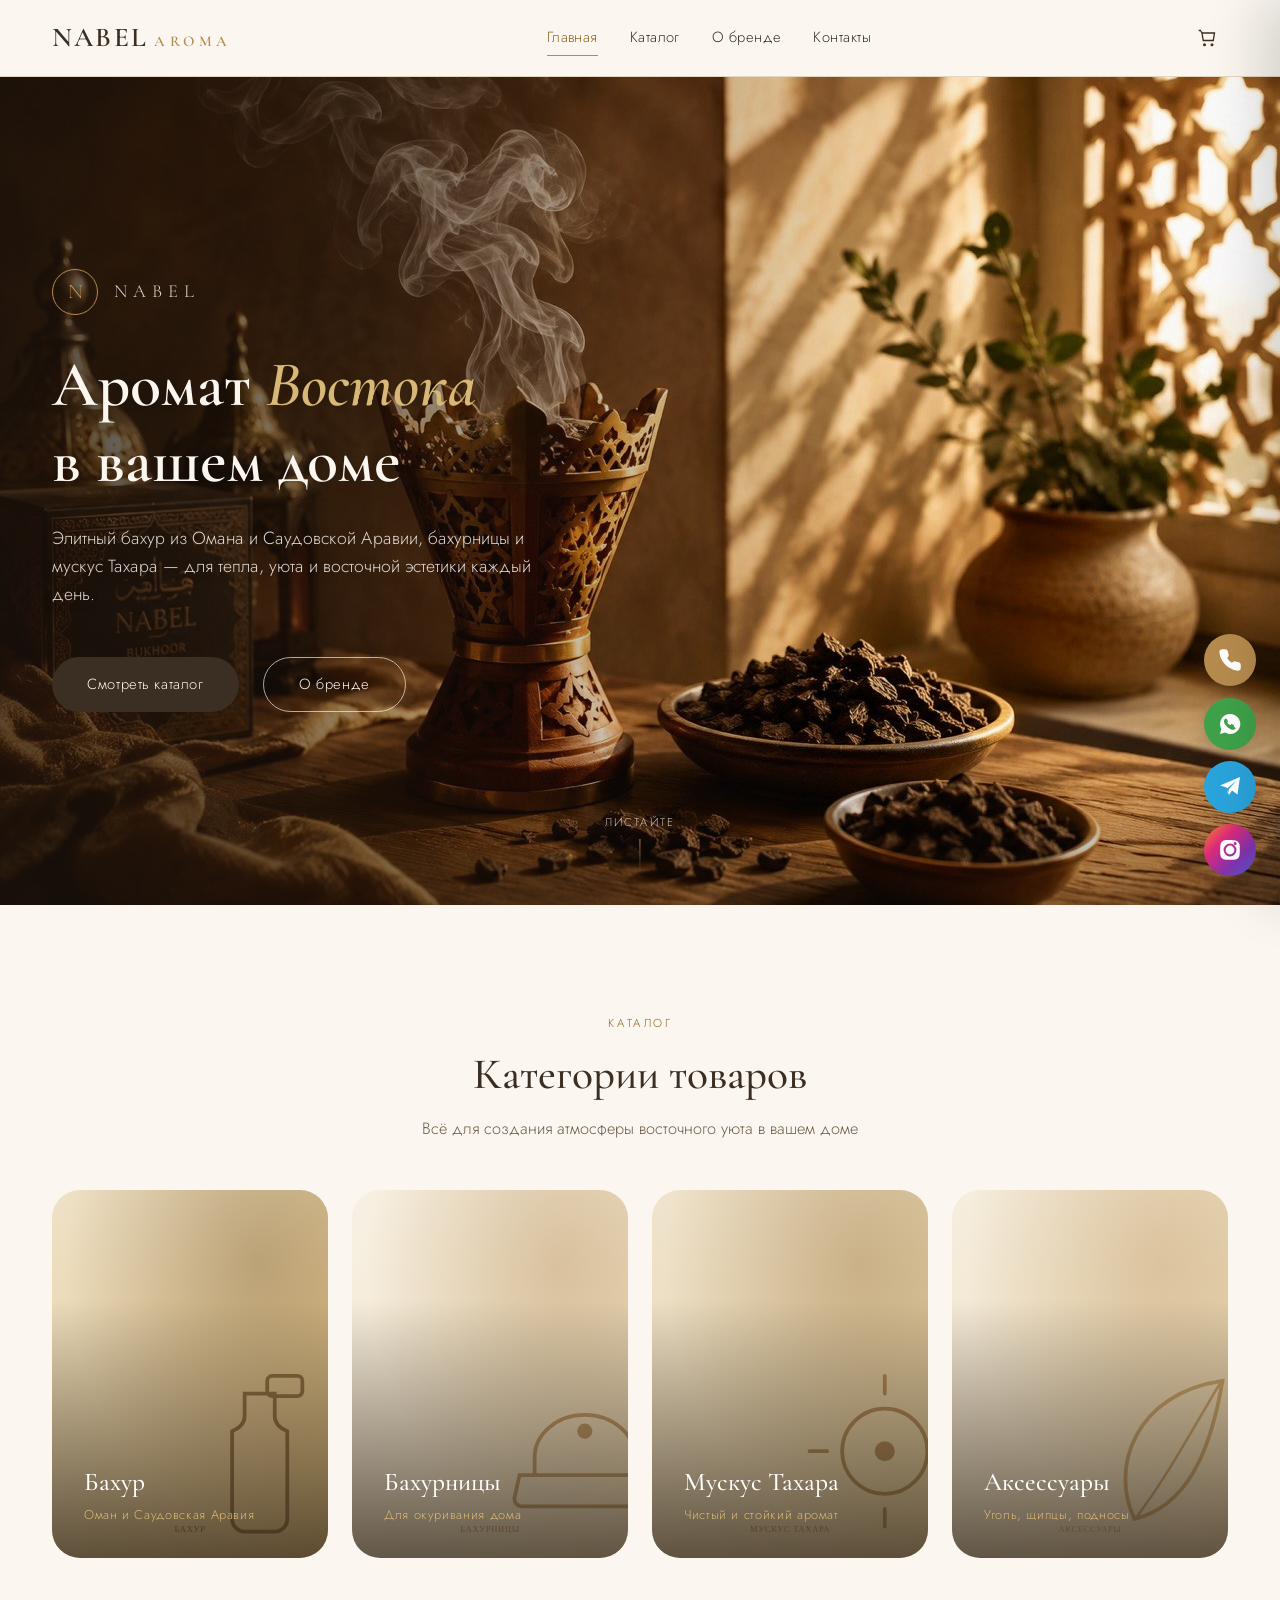
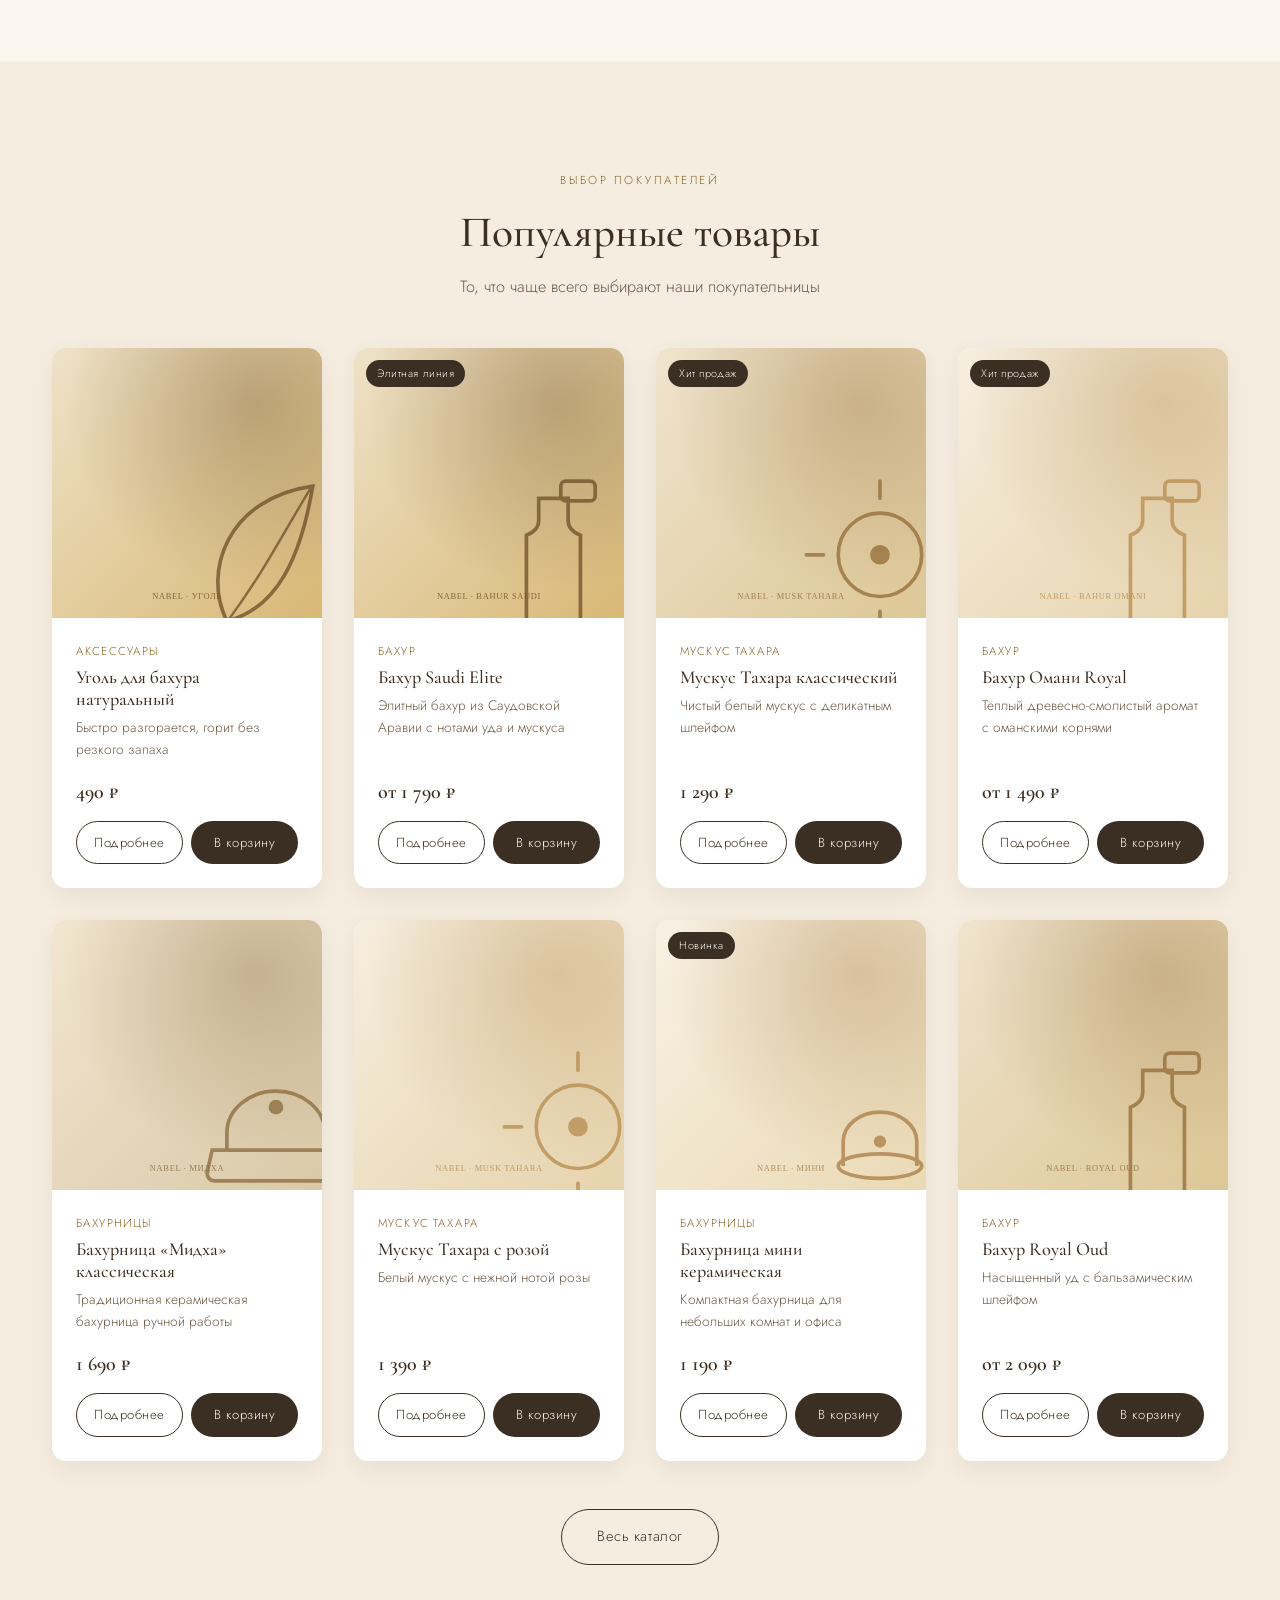
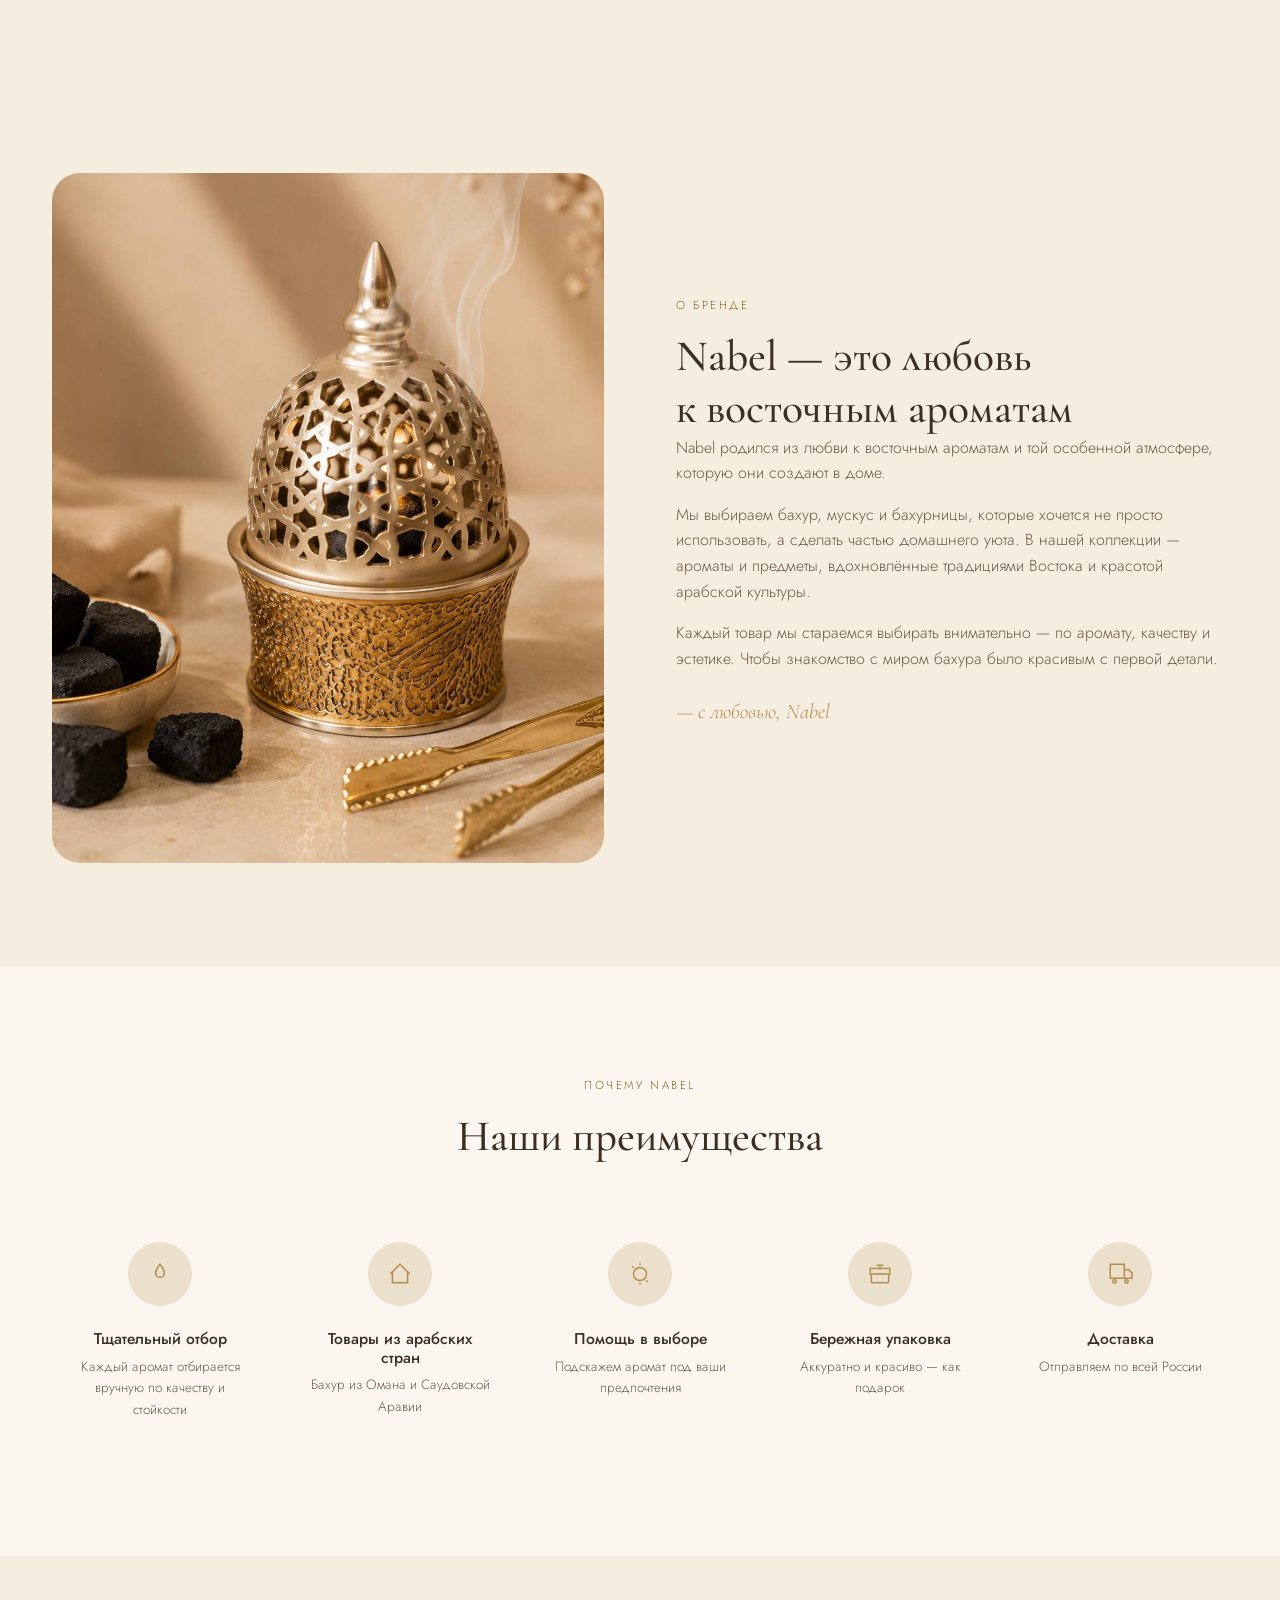
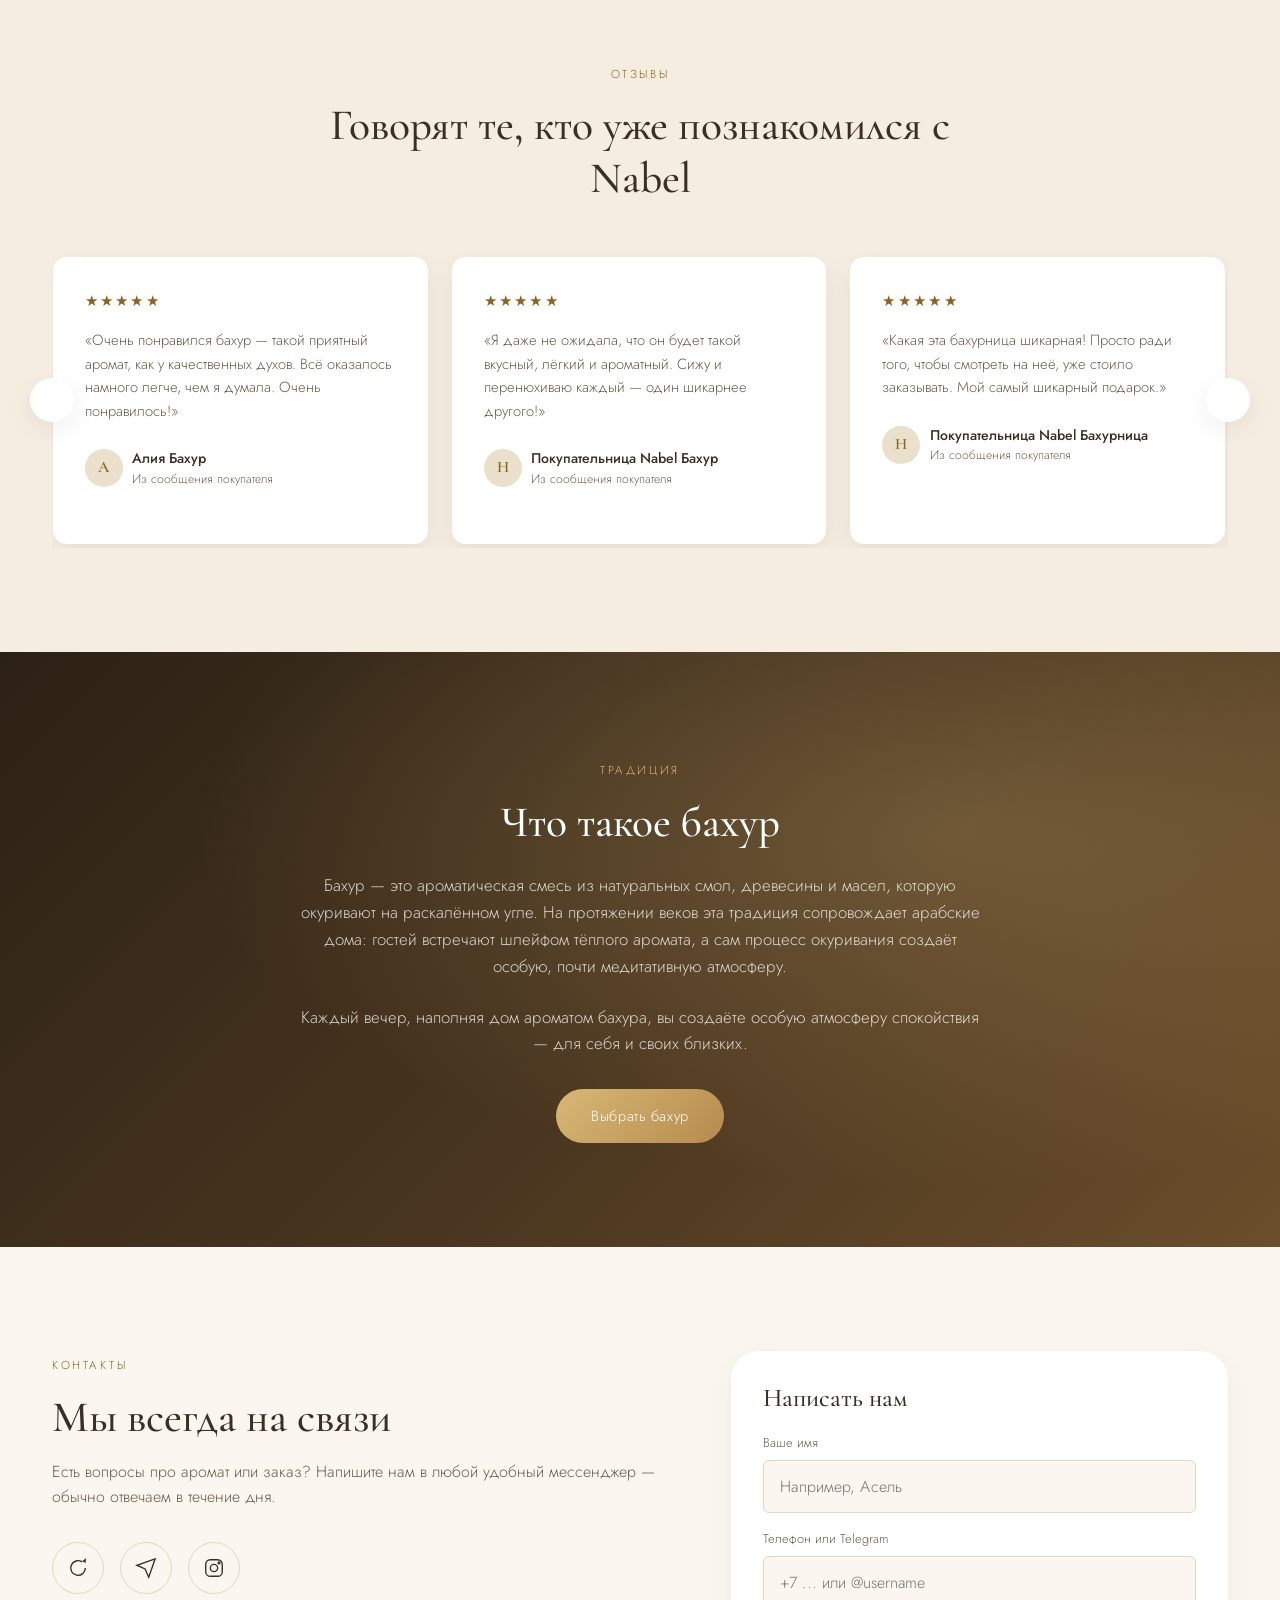
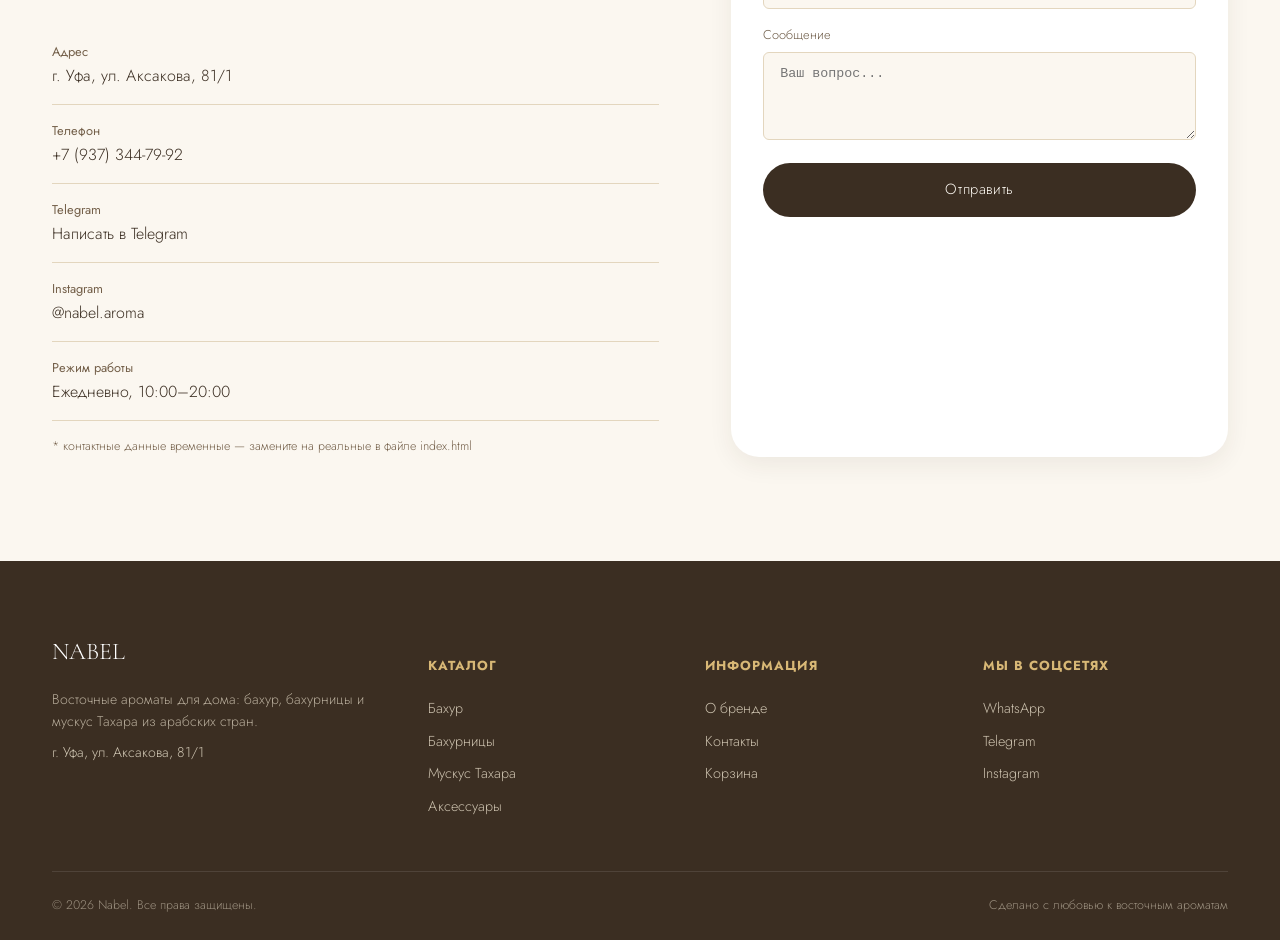
<file: index.html>
<!DOCTYPE html>
<html lang="ru">
<head>
<meta charset="UTF-8">
<meta name="viewport" content="width=device-width, initial-scale=1.0">
<title>Nabel — восточные ароматы: бахур, бахурницы, мускус Тахара</title>
<meta name="description" content="Nabel — интернет-магазин восточных ароматов: элитный бахур из Омана и Саудовской Аравии, бахурницы для окуривания дома, мускус Тахара и аксессуары. Доставка по России.">
<meta property="og:title" content="Nabel — восточные ароматы для дома">
<meta property="og:description" content="Бахур, бахурницы, мускус Тахара и аксессуары. Тёплые ароматы Востока для вашего дома.">
<meta property="og:type" content="website">
<meta property="og:image" content="images/hero/hero.svg">
<link rel="icon" href="data:image/svg+xml,<svg xmlns=%22http://www.w3.org/2000/svg%22 viewBox=%220 0 100 100%22><text y=%22.9em%22 font-size=%2290%22>🕌</text></svg>">
<link rel="preconnect" href="https://fonts.googleapis.com">
<link href="https://fonts.googleapis.com/css2?family=Cormorant+Garamond:ital,wght@0,500;0,600;1,500&family=Jost:wght@300;400;500&display=swap" rel="stylesheet">
<link rel="stylesheet" href="css/style.css">
</head>
<body>

<!-- ===================== ХЕДЕР ===================== -->
<header class="site-header">
  <div class="header-inner">
    <a href="index.html" class="logo">NABEL<span>AROMA</span></a>
    <nav class="main-nav" id="mainNav">
      <a href="index.html" class="active">Главная</a>
      <a href="catalog.html">Каталог</a>
      <a href="index.html#about">О бренде</a>
      <a href="index.html#contacts">Контакты</a>
    </nav>
    <div class="header-actions">
      <button class="icon-btn" id="cartToggle" aria-label="Корзина">
        <svg viewBox="0 0 24 24" fill="none" stroke-width="1.6"><path d="M6 6h15l-1.5 9h-12z"/><circle cx="9" cy="20" r="1"/><circle cx="18" cy="20" r="1"/><path d="M6 6L4 3H2"/></svg>
        <span class="cart-count">0</span>
      </button>
      <button class="burger" id="burger" aria-label="Меню"><span></span><span></span><span></span></button>
    </div>
  </div>
</header>

<!-- ===================== ГЕРОЙ ===================== -->
<section class="hero">
  <div class="hero-bg"></div>
  <img class="hero-photo" src="images/hero/hero-bukhoor.jpg" alt="Дым бахура поднимается над резной бахурницей Nabel" loading="eager">
  <div class="hero-photo-overlay"></div>
  <div class="hero-smoke-fx" aria-hidden="true">
    <div class="smoke-wisp a"></div>
    <div class="smoke-wisp b"></div>
    <div class="smoke-wisp c"></div>
    <div class="smoke-wisp d"></div>
    <div class="smoke-wisp e"></div>
  </div>
  <div class="hero-inner">
    <div class="hero-content">
      <div class="hero-logo">
        <div class="hero-logo-mark">N</div>
        <div class="hero-logo-text">NABEL</div>
      </div>
      <h1>Аромат <em>Востока</em><br>в вашем доме</h1>
      <p class="hero-sub">Элитный бахур из Омана и Саудовской Аравии, бахурницы и мускус Тахара — для тепла, уюта и восточной эстетики каждый день.</p>
      <div class="hero-cta">
        <a href="catalog.html" class="btn btn-primary">Смотреть каталог</a>
        <a href="#about" class="btn btn-outline">О бренде</a>
      </div>
    </div>
  </div>
  <div class="scroll-hint">Листайте</div>
</section>

<!-- ===================== КАТЕГОРИИ ===================== -->
<section id="categories">
  <div class="container">
    <div class="section-title reveal">
      <span class="eyebrow">Каталог</span>
      <h2>Категории товаров</h2>
      <p>Всё для создания атмосферы восточного уюта в вашем доме</p>
    </div>
    <div class="categories-grid" id="categoriesGrid"></div>
  </div>
</section>

<!-- ===================== ПОПУЛЯРНЫЕ ТОВАРЫ ===================== -->
<section id="popular" style="background:var(--color-milk);">
  <div class="container">
    <div class="section-title reveal">
      <span class="eyebrow">Выбор покупателей</span>
      <h2>Популярные товары</h2>
      <p>То, что чаще всего выбирают наши покупательницы</p>
    </div>
    <div class="products-grid" id="popularProducts"></div>
    <div class="section-footer-cta">
      <a href="catalog.html" class="btn btn-outline">Весь каталог</a>
    </div>
  </div>
</section>

<!-- ===================== О NABEL ===================== -->
<section id="about" class="about-section">
  <div class="container">
    <div class="about-grid">
      <div class="about-media reveal">
        <img src="images/hero/about-bahurnitsa.jpg" alt="Бахурница Nabel с тлеющим углём и золотые щипцы — атмосфера восточного дома" loading="lazy">
      </div>
      <div class="about-text reveal reveal-delay-1">
        <span class="eyebrow">О бренде</span>
        <h2>Nabel — это любовь к&nbsp;восточным ароматам</h2>
        <p>Nabel родился из любви к восточным ароматам и той особенной атмосфере, которую они создают в доме.</p>
        <p>Мы выбираем бахур, мускус и бахурницы, которые хочется не просто использовать, а сделать частью домашнего уюта. В нашей коллекции — ароматы и предметы, вдохновлённые традициями Востока и красотой арабской культуры.</p>
        <p>Каждый товар мы стараемся выбирать внимательно — по аромату, качеству и эстетике. Чтобы знакомство с миром бахура было красивым с первой детали.</p>
        <p class="signature">— с любовью, Nabel</p>
      </div>
    </div>
  </div>
</section>

<!-- ===================== ПРЕИМУЩЕСТВА ===================== -->
<section id="advantages">
  <div class="container">
    <div class="section-title reveal">
      <span class="eyebrow">Почему Nabel</span>
      <h2>Наши преимущества</h2>
    </div>
    <div class="advantages-grid">
      <div class="advantage-card reveal">
        <div class="advantage-icon"><svg viewBox="0 0 24 24" fill="none" stroke="currentColor" stroke-width="1.4"><path d="M12 3c-2 3-4 5-4 8a4 4 0 0 0 8 0c0-3-2-5-4-8z"/></svg></div>
        <h4>Тщательный отбор</h4>
        <p>Каждый аромат отбирается вручную по качеству и стойкости</p>
      </div>
      <div class="advantage-card reveal reveal-delay-1">
        <div class="advantage-icon"><svg viewBox="0 0 24 24" fill="none" stroke="currentColor" stroke-width="1.4"><path d="M3 12l9-9 9 9M5 10v10h14V10"/></svg></div>
        <h4>Товары из арабских стран</h4>
        <p>Бахур из Омана и Саудовской Аравии</p>
      </div>
      <div class="advantage-card reveal reveal-delay-2">
        <div class="advantage-icon"><svg viewBox="0 0 24 24" fill="none" stroke="currentColor" stroke-width="1.4"><path d="M12 18a6 6 0 1 0 0-12 6 6 0 0 0 0 12zM12 2v2M12 20v2M4.9 4.9l1.4 1.4M17.7 17.7l1.4 1.4"/></svg></div>
        <h4>Помощь в выборе</h4>
        <p>Подскажем аромат под ваши предпочтения</p>
      </div>
      <div class="advantage-card reveal reveal-delay-3">
        <div class="advantage-icon"><svg viewBox="0 0 24 24" fill="none" stroke="currentColor" stroke-width="1.4"><path d="M20 12v7a1 1 0 0 1-1 1H5a1 1 0 0 1-1-1v-7M3 7h18v5H3zM12 7V4M9 4h6"/></svg></div>
        <h4>Бережная упаковка</h4>
        <p>Аккуратно и красиво — как подарок</p>
      </div>
      <div class="advantage-card reveal reveal-delay-4">
        <div class="advantage-icon"><svg viewBox="0 0 24 24" fill="none" stroke="currentColor" stroke-width="1.4"><path d="M3 3h13v13H3zM16 8h4l3 3v5h-7z"/><circle cx="7" cy="19" r="1.6"/><circle cx="18" cy="19" r="1.6"/></svg></div>
        <h4>Доставка</h4>
        <p>Отправляем по всей России</p>
      </div>
    </div>
  </div>
</section>

<!-- ===================== ОТЗЫВЫ ===================== -->
<section id="reviews" style="background:var(--color-milk);">
  <div class="container">
    <div class="section-title reveal">
      <span class="eyebrow">Отзывы</span>
      <h2>Говорят те, кто уже познакомился с Nabel</h2>
    </div>
    <div class="reviews-carousel">
      <button class="reviews-arrow reviews-arrow-prev" id="reviewsPrev" aria-label="Предыдущие отзывы">
        <svg viewBox="0 0 24 24" fill="none" stroke-width="1.6"><path d="M15 6l-6 6 6 6"/></svg>
      </button>
      <div class="reviews-track" id="reviewsTrack">
        <div class="review-card reveal">
          <div class="review-stars">★★★★★</div>
          <p class="review-text">«Очень понравился бахур — такой приятный аромат, как у качественных духов. Всё оказалось намного легче, чем я думала. Очень понравилось!»</p>
          <div class="review-author">
            <div class="review-avatar">А</div>
            <div><div class="review-name">Алия Бахур</div><div class="review-date">Из сообщения покупателя</div></div>
          </div>
        </div>
        <div class="review-card reveal reveal-delay-1">
          <div class="review-stars">★★★★★</div>
          <p class="review-text">«Я даже не ожидала, что он будет такой вкусный, лёгкий и ароматный. Сижу и перенюхиваю каждый — один шикарнее другого!»</p>
          <div class="review-author">
            <div class="review-avatar">Н</div>
            <div><div class="review-name">Покупательница Nabel Бахур</div><div class="review-date">Из сообщения покупателя</div></div>
          </div>
        </div>
        <div class="review-card reveal reveal-delay-2">
          <div class="review-stars">★★★★★</div>
          <p class="review-text">«Какая эта бахурница шикарная! Просто ради того, чтобы смотреть на неё, уже стоило заказывать. Мой самый шикарный подарок.»</p>
          <div class="review-author">
            <div class="review-avatar">Н</div>
            <div><div class="review-name">Покупательница Nabel Бахурница</div><div class="review-date">Из сообщения покупателя</div></div>
          </div>
        </div>
        <div class="review-card reveal reveal-delay-3">
          <div class="review-stars">★★★★★</div>
          <p class="review-text">«Получила бахурницу — всё очень аккуратно упаковано, доехало в целости. Очень красиво всё оформили, а пробники очень вкусно пахнут. Спасибо огромное!»</p>
          <div class="review-author">
            <div class="review-avatar">Н</div>
            <div><div class="review-name">Покупательница Nabel Бахурница и пробники</div><div class="review-date">Из сообщения покупателя</div></div>
          </div>
        </div>
      </div>
      <button class="reviews-arrow reviews-arrow-next" id="reviewsNext" aria-label="Следующие отзывы">
        <svg viewBox="0 0 24 24" fill="none" stroke-width="1.6"><path d="M9 6l6 6-6 6"/></svg>
      </button>
    </div>
  </div>
</section>

<!-- ===================== БЛОК О БАХУРЕ ===================== -->
<section class="story-section">
  <div class="story-bg"></div>
  <div class="container">
    <div class="story-inner reveal">
      <span class="eyebrow">Традиция</span>
      <h2>Что такое бахур</h2>
      <p>Бахур — это ароматическая смесь из натуральных смол, древесины и масел, которую окуривают на раскалённом угле. На протяжении веков эта традиция сопровождает арабские дома: гостей встречают шлейфом тёплого аромата, а сам процесс окуривания создаёт особую, почти медитативную атмосферу.</p>
      <p>Каждый вечер, наполняя дом ароматом бахура, вы создаёте особую атмосферу спокойствия — для себя и своих близких.</p>
      <a href="catalog.html?cat=bahur" class="btn btn-gold" style="margin-top:2rem;">Выбрать бахур</a>
    </div>
  </div>
</section>

<!-- ===================== КОНТАКТЫ ===================== -->
<section id="contacts">
  <div class="container">
    <div class="contacts-grid">
      <div class="reveal">
        <span class="eyebrow">Контакты</span>
        <h2>Мы всегда на связи</h2>
        <p style="color:var(--color-brown-light); margin-top:1rem;">Есть вопросы про аромат или заказ? Напишите нам в любой удобный мессенджер — обычно отвечаем в течение дня.</p>
        <div class="contact-social">
          <a class="social-btn" href="https://wa.me/79373447992" target="_blank" rel="noopener" aria-label="WhatsApp">
            <svg viewBox="0 0 24 24" fill="none" stroke-width="1.5"><path d="M20 12a8 8 0 1 1-3.6-6.7"/><path d="M17 5 20 3l-.5 3.5"/></svg>
          </a>
          <a class="social-btn" href="https://t.me/+tSqxZyzablowZjQy" target="_blank" rel="noopener" aria-label="Telegram">
            <svg viewBox="0 0 24 24" fill="none" stroke-width="1.5"><path d="m22 2-7 20-4-9-9-4 20-7z"/></svg>
          </a>
          <a class="social-btn" href="https://instagram.com/nabel.aroma" target="_blank" rel="noopener" aria-label="Instagram">
            <svg viewBox="0 0 24 24" fill="none" stroke-width="1.5"><rect x="3" y="3" width="18" height="18" rx="5"/><circle cx="12" cy="12" r="4"/><circle cx="17.5" cy="6.5" r="1"/></svg>
          </a>
        </div>
        <ul class="contact-list">
          <li><div><b>Адрес</b>г. Уфа, ул. Аксакова, 81/1</div></li>
          <li><div><b>Телефон</b>+7 (937) 344-79-92</div></li>
          <li><div><b>Telegram</b>Написать в Telegram</div></li>
          <li><div><b>Instagram</b>@nabel.aroma</div></li>
          <li><div><b>Режим работы</b>Ежедневно, 10:00–20:00</div></li>
        </ul>
        <p style="font-size:.78rem; color:var(--color-brown-soft); margin-top:1rem;">* контактные данные временные — замените на реальные в файле index.html</p>
      </div>
      <form class="contact-form reveal reveal-delay-1" onsubmit="event.preventDefault(); showToast('Спасибо! Мы свяжемся с вами.'); this.reset();">
        <h3 style="margin-bottom:1.2rem;">Написать нам</h3>
        <div class="form-row">
          <label for="name">Ваше имя</label>
          <input id="name" type="text" required placeholder="Например, Асель">
        </div>
        <div class="form-row">
          <label for="phone">Телефон или Telegram</label>
          <input id="phone" type="text" required placeholder="+7 ... или @username">
        </div>
        <div class="form-row">
          <label for="message">Сообщение</label>
          <textarea id="message" rows="4" placeholder="Ваш вопрос..."></textarea>
        </div>
        <button type="submit" class="btn btn-primary btn-block">Отправить</button>
      </form>
    </div>
  </div>
</section>

<!-- ===================== ФУТЕР ===================== -->
<footer class="site-footer">
  <div class="container">
    <div class="footer-grid">
      <div>
        <div class="footer-logo">NABEL</div>
        <p>Восточные ароматы для дома: бахур, бахурницы и мускус Тахара из арабских стран.</p>
        <p class="footer-address">г. Уфа, ул. Аксакова, 81/1</p>
      </div>
      <div class="footer-col">
        <h5>Каталог</h5>
        <a href="catalog.html?cat=bahur">Бахур</a>
        <a href="catalog.html?cat=burners">Бахурницы</a>
        <a href="catalog.html?cat=musk">Мускус Тахара</a>
        <a href="catalog.html?cat=accessories">Аксессуары</a>
      </div>
      <div class="footer-col">
        <h5>Информация</h5>
        <a href="index.html#about">О бренде</a>
        <a href="index.html#contacts">Контакты</a>
        <a href="cart.html">Корзина</a>
      </div>
      <div class="footer-col">
        <h5>Мы в соцсетях</h5>
        <a href="https://wa.me/79373447992" target="_blank" rel="noopener">WhatsApp</a>
        <a href="https://t.me/+tSqxZyzablowZjQy" target="_blank" rel="noopener">Telegram</a>
        <a href="https://instagram.com/nabel.aroma" target="_blank" rel="noopener">Instagram</a>
      </div>
    </div>
    <div class="footer-bottom">
      <span>© 2026 Nabel. Все права защищены.</span>
      <span>Сделано с любовью к восточным ароматам</span>
    </div>
  </div>
</footer>

<!-- ===================== ПЛАВАЮЩИЕ СОЦ. КНОПКИ ===================== -->
<div class="floating-social">
  <a class="fs-phone" href="tel:+79373447992" aria-label="Позвонить">
    <svg viewBox="0 0 24 24" fill="none" stroke="#fff" stroke-width="1.6" stroke-linecap="round" stroke-linejoin="round"><path d="M22 16.92v3a2 2 0 0 1-2.18 2 19.79 19.79 0 0 1-8.63-3.07 19.5 19.5 0 0 1-6-6 19.79 19.79 0 0 1-3.07-8.67A2 2 0 0 1 4.11 2h3a2 2 0 0 1 2 1.72c.127.96.362 1.903.7 2.81a2 2 0 0 1-.45 2.11L8.09 9.91a16 16 0 0 0 6 6l1.27-1.27a2 2 0 0 1 2.11-.45c.907.338 1.85.573 2.81.7A2 2 0 0 1 22 16.92z"/></svg>
  </a>
  <a class="fs-whatsapp" href="https://wa.me/79373447992" target="_blank" rel="noopener" aria-label="Написать в WhatsApp">
    <svg viewBox="0 0 24 24"><path d="M12 2a10 10 0 0 0-8.6 15L2 22l5.2-1.4A10 10 0 1 0 12 2zm5.7 14.3c-.2.7-1.4 1.3-2 1.4-.5.1-1.2.2-3.5-.8-3-1.2-4.8-4.2-5-4.4-.1-.2-1.2-1.6-1.2-3 0-1.4.7-2.1 1-2.4.3-.3.6-.3.8-.3h.6c.2 0 .4 0 .6.5.2.5.7 1.8.8 1.9.1.2.1.3 0 .5-.1.2-.2.3-.3.5-.2.2-.3.3-.1.6.7 1.2 1.4 1.7 2.6 2.3.2.1.4.1.5-.1.2-.2.6-.7.8-.9.2-.2.3-.2.5-.1.2.1 1.5.7 1.7.8.2.1.4.2.4.3.1.3.1.7-.1 1.2z"/></svg>
  </a>
  <a class="fs-telegram" href="https://t.me/+tSqxZyzablowZjQy" target="_blank" rel="noopener" aria-label="Написать в Telegram">
    <svg viewBox="0 0 24 24"><path d="M22 2 2 10.5l6.5 2L11 20l3-4.5 5.5 4L22 2zM9 13.5 18 6l-7 8-1 5-1-5.5z"/></svg>
  </a>
  <a class="fs-instagram" href="https://instagram.com/nabel.aroma" target="_blank" rel="noopener" aria-label="Instagram">
    <svg viewBox="0 0 24 24"><path d="M12 2c-2.7 0-3.1 0-4.1.1-1 0-1.7.2-2.3.5-.6.2-1.2.6-1.7 1.1-.5.5-.9 1-1.1 1.7-.2.6-.4 1.3-.5 2.3C2.2 8.9 2.2 9.3 2.2 12s0 3.1.1 4.1c0 1 .2 1.7.5 2.3.2.6.6 1.2 1.1 1.7.5.5 1 .9 1.7 1.1.6.2 1.3.4 2.3.5 1 0 1.4.1 4.1.1s3.1 0 4.1-.1c1 0 1.7-.2 2.3-.5.6-.2 1.2-.6 1.7-1.1.5-.5.9-1 1.1-1.7.2-.6.4-1.3.5-2.3 0-1 .1-1.4.1-4.1s0-3.1-.1-4.1c0-1-.2-1.7-.5-2.3a4.4 4.4 0 0 0-1.1-1.7 4.4 4.4 0 0 0-1.7-1.1c-.6-.2-1.3-.4-2.3-.5C15.1 2.2 14.7 2.2 12 2zm0 3.6a6.4 6.4 0 1 1 0 12.8 6.4 6.4 0 0 1 0-12.8zm0 2a4.4 4.4 0 1 0 0 8.8 4.4 4.4 0 0 0 0-8.8zm6.6-2.2a1.5 1.5 0 1 1-3 0 1.5 1.5 0 0 1 3 0z"/></svg>
  </a>
</div>

<!-- ===================== КОРЗИНА (DRAWER) ===================== -->
<div class="cart-overlay" id="cartOverlay"></div>
<aside class="cart-drawer" id="cartDrawer" aria-label="Корзина">
  <div class="cart-drawer-header">
    <h3><svg viewBox="0 0 24 24" fill="none" stroke-width="1.6" style="width:20px;height:20px;"><path d="M6 6h15l-1.5 9h-12z"/><circle cx="9" cy="20" r="1"/><circle cx="18" cy="20" r="1"/><path d="M6 6L4 3H2"/></svg> Корзина</h3>
    <button class="cart-close" id="cartClose" aria-label="Закрыть"><svg viewBox="0 0 24 24" fill="none" stroke-width="1.6"><path d="M6 6l12 12M18 6 6 18"/></svg></button>
  </div>
  <div class="cart-items" id="cartDrawerItems"></div>
  <div class="cart-drawer-footer" id="cartDrawerFooter" style="display:none;">
    <div class="cart-total-row"><span>Итого:</span><b id="cartDrawerTotal">0 ₽</b></div>
    <a href="cart.html" class="btn btn-primary btn-block">Оформить заказ</a>
  </div>
</aside>

<!-- ===================== TOAST ===================== -->
<div class="toast" id="toast"><svg viewBox="0 0 24 24" fill="none" stroke-width="2"><path d="M20 6 9 17l-5-5"/></svg><span></span></div>

<script src="js/products.js"></script>
<script src="js/cart.js"></script>
<script src="js/main.js"></script>
<script>
  renderCategoriesGrid("categoriesGrid");
  renderPopularProducts("popularProducts", 8);
</script>
</body>
</html>
</file>
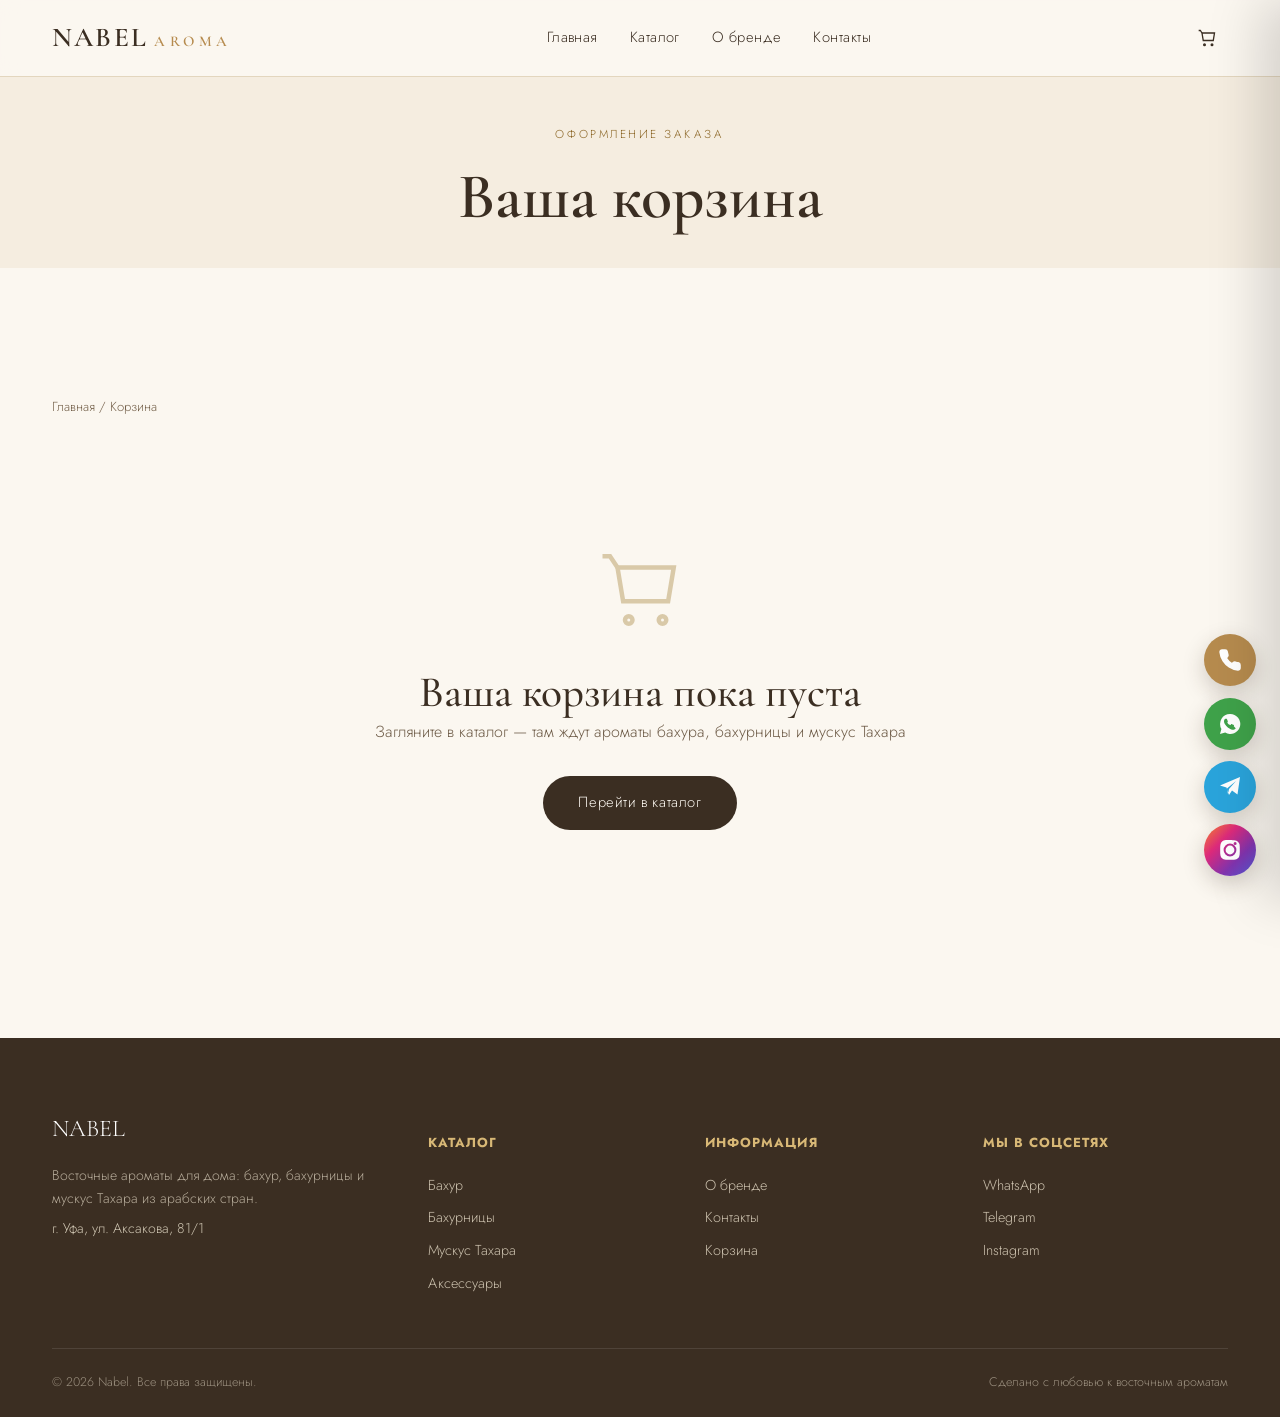
<file: cart.html>
<!DOCTYPE html>
<html lang="ru">
<head>
<meta charset="UTF-8">
<meta name="viewport" content="width=device-width, initial-scale=1.0">
<title>Корзина — Nabel</title>
<meta name="description" content="Ваша корзина в интернет-магазине Nabel. Оформите заказ через WhatsApp или Telegram.">
<link rel="icon" href="data:image/svg+xml,<svg xmlns=%22http://www.w3.org/2000/svg%22 viewBox=%220 0 100 100%22><text y=%22.9em%22 font-size=%2290%22>🕌</text></svg>">
<link rel="preconnect" href="https://fonts.googleapis.com">
<link href="https://fonts.googleapis.com/css2?family=Cormorant+Garamond:ital,wght@0,500;0,600;1,500&family=Jost:wght@300;400;500&display=swap" rel="stylesheet">
<link rel="stylesheet" href="css/style.css">
<link rel="stylesheet" href="css/pages.css">
</head>
<body>

<header class="site-header">
  <div class="header-inner">
    <a href="index.html" class="logo">NABEL<span>AROMA</span></a>
    <nav class="main-nav" id="mainNav">
      <a href="index.html">Главная</a>
      <a href="catalog.html">Каталог</a>
      <a href="index.html#about">О бренде</a>
      <a href="index.html#contacts">Контакты</a>
    </nav>
    <div class="header-actions">
      <button class="icon-btn" id="cartToggle" aria-label="Корзина">
        <svg viewBox="0 0 24 24" fill="none" stroke-width="1.6"><path d="M6 6h15l-1.5 9h-12z"/><circle cx="9" cy="20" r="1"/><circle cx="18" cy="20" r="1"/><path d="M6 6L4 3H2"/></svg>
        <span class="cart-count">0</span>
      </button>
      <button class="burger" id="burger" aria-label="Меню"><span></span><span></span><span></span></button>
    </div>
  </div>
</header>

<div class="page-header">
  <div class="container">
    <span class="eyebrow">Оформление заказа</span>
    <h1>Ваша корзина</h1>
  </div>
</div>

<section>
  <div class="container">
    <div class="breadcrumbs"><a href="index.html">Главная</a> / Корзина</div>

    <div class="cart-page-layout" id="cartPageLayout">
      <div class="cart-page-list" id="cartPageList"></div>

      <div class="summary-card">
        <h3 style="margin-bottom: var(--space-3);">Итог заказа</h3>
        <div class="summary-row"><span>Товары</span><span id="summarySubtotal">0 ₽</span></div>
        <div class="summary-row"><span>Доставка</span><span>По согласованию</span></div>
        <div class="summary-row total"><span>Итого</span><b id="summaryTotal">0 ₽</b></div>

        <div class="checkout-buyer">
          <h4>Ваши данные</h4>
          <div class="form-row">
            <label for="buyerName">Имя</label>
            <input id="buyerName" type="text" required placeholder="Например, Асель">
          </div>
          <div class="form-row">
            <label for="buyerPhone">Телефон</label>
            <input id="buyerPhone" type="tel" autocomplete="tel" required placeholder="+7 ...">
          </div>
        </div>

        <div class="checkout-methods">
          <button type="button" id="checkoutWhatsapp" class="btn btn-primary btn-block">Оформить через WhatsApp</button>
          <a id="checkoutTelegram" href="#" target="_blank" rel="noopener" class="btn btn-outline btn-block">Написать в Telegram</a>
        </div>
        <p class="checkout-note">Заполните имя и телефон, нажмите «Оформить через WhatsApp» — заказ с перечнем товаров и вашими данными откроется в WhatsApp. Мы свяжемся с вами для подтверждения заказа, способа оплаты и доставки.</p>
      </div>
    </div>

    <div class="empty-cart-page" id="cartPageEmpty" style="display:none;">
      <svg viewBox="0 0 24 24" fill="none" stroke-width="1.2"><path d="M6 6h15l-1.5 9h-12z"/><circle cx="9" cy="20" r="1"/><circle cx="18" cy="20" r="1"/><path d="M6 6L4 3H2"/></svg>
      <h2>Ваша корзина пока пуста</h2>
      <p>Загляните в каталог — там ждут ароматы бахура, бахурницы и мускус Тахара</p>
      <a href="catalog.html" class="btn btn-primary">Перейти в каталог</a>
    </div>
  </div>
</section>

<footer class="site-footer">
  <div class="container">
    <div class="footer-grid">
      <div>
        <div class="footer-logo">NABEL</div>
        <p>Восточные ароматы для дома: бахур, бахурницы и мускус Тахара из арабских стран.</p>
        <p class="footer-address">г. Уфа, ул. Аксакова, 81/1</p>
      </div>
      <div class="footer-col">
        <h5>Каталог</h5>
        <a href="catalog.html?cat=bahur">Бахур</a>
        <a href="catalog.html?cat=burners">Бахурницы</a>
        <a href="catalog.html?cat=musk">Мускус Тахара</a>
        <a href="catalog.html?cat=accessories">Аксессуары</a>
      </div>
      <div class="footer-col">
        <h5>Информация</h5>
        <a href="index.html#about">О бренде</a>
        <a href="index.html#contacts">Контакты</a>
        <a href="cart.html">Корзина</a>
      </div>
      <div class="footer-col">
        <h5>Мы в соцсетях</h5>
        <a href="https://wa.me/79373447992" target="_blank" rel="noopener">WhatsApp</a>
        <a href="https://t.me/+tSqxZyzablowZjQy" target="_blank" rel="noopener">Telegram</a>
        <a href="https://instagram.com/nabel.aroma" target="_blank" rel="noopener">Instagram</a>
      </div>
    </div>
    <div class="footer-bottom">
      <span>© 2026 Nabel. Все права защищены.</span>
      <span>Сделано с любовью к восточным ароматам</span>
    </div>
  </div>
</footer>

<div class="floating-social">
  <a class="fs-phone" href="tel:+79373447992" aria-label="Позвонить">
    <svg viewBox="0 0 24 24" fill="none" stroke="#fff" stroke-width="1.6" stroke-linecap="round" stroke-linejoin="round"><path d="M22 16.92v3a2 2 0 0 1-2.18 2 19.79 19.79 0 0 1-8.63-3.07 19.5 19.5 0 0 1-6-6 19.79 19.79 0 0 1-3.07-8.67A2 2 0 0 1 4.11 2h3a2 2 0 0 1 2 1.72c.127.96.362 1.903.7 2.81a2 2 0 0 1-.45 2.11L8.09 9.91a16 16 0 0 0 6 6l1.27-1.27a2 2 0 0 1 2.11-.45c.907.338 1.85.573 2.81.7A2 2 0 0 1 22 16.92z"/></svg>
  </a>
  <a class="fs-whatsapp" href="https://wa.me/79373447992" target="_blank" rel="noopener" aria-label="Написать в WhatsApp">
    <svg viewBox="0 0 24 24"><path d="M12 2a10 10 0 0 0-8.6 15L2 22l5.2-1.4A10 10 0 1 0 12 2zm5.7 14.3c-.2.7-1.4 1.3-2 1.4-.5.1-1.2.2-3.5-.8-3-1.2-4.8-4.2-5-4.4-.1-.2-1.2-1.6-1.2-3 0-1.4.7-2.1 1-2.4.3-.3.6-.3.8-.3h.6c.2 0 .4 0 .6.5.2.5.7 1.8.8 1.9.1.2.1.3 0 .5-.1.2-.2.3-.3.5-.2.2-.3.3-.1.6.7 1.2 1.4 1.7 2.6 2.3.2.1.4.1.5-.1.2-.2.6-.7.8-.9.2-.2.3-.2.5-.1.2.1 1.5.7 1.7.8.2.1.4.2.4.3.1.3.1.7-.1 1.2z"/></svg>
  </a>
  <a class="fs-telegram" href="https://t.me/+tSqxZyzablowZjQy" target="_blank" rel="noopener" aria-label="Написать в Telegram">
    <svg viewBox="0 0 24 24"><path d="M22 2 2 10.5l6.5 2L11 20l3-4.5 5.5 4L22 2zM9 13.5 18 6l-7 8-1 5-1-5.5z"/></svg>
  </a>
  <a class="fs-instagram" href="https://instagram.com/nabel.aroma" target="_blank" rel="noopener" aria-label="Instagram">
    <svg viewBox="0 0 24 24"><path d="M12 2c-2.7 0-3.1 0-4.1.1-1 0-1.7.2-2.3.5-.6.2-1.2.6-1.7 1.1-.5.5-.9 1-1.1 1.7-.2.6-.4 1.3-.5 2.3C2.2 8.9 2.2 9.3 2.2 12s0 3.1.1 4.1c0 1 .2 1.7.5 2.3.2.6.6 1.2 1.1 1.7.5.5 1 .9 1.7 1.1.6.2 1.3.4 2.3.5 1 0 1.4.1 4.1.1s3.1 0 4.1-.1c1 0 1.7-.2 2.3-.5.6-.2 1.2-.6 1.7-1.1.5-.5.9-1 1.1-1.7.2-.6.4-1.3.5-2.3 0-1 .1-1.4.1-4.1s0-3.1-.1-4.1c0-1-.2-1.7-.5-2.3a4.4 4.4 0 0 0-1.1-1.7 4.4 4.4 0 0 0-1.7-1.1c-.6-.2-1.3-.4-2.3-.5C15.1 2.2 14.7 2.2 12 2zm0 3.6a6.4 6.4 0 1 1 0 12.8 6.4 6.4 0 0 1 0-12.8zm0 2a4.4 4.4 0 1 0 0 8.8 4.4 4.4 0 0 0 0-8.8zm6.6-2.2a1.5 1.5 0 1 1-3 0 1.5 1.5 0 0 1 3 0z"/></svg>
  </a>
</div>

<div class="cart-overlay" id="cartOverlay"></div>
<aside class="cart-drawer" id="cartDrawer" aria-label="Корзина">
  <div class="cart-drawer-header">
    <h3><svg viewBox="0 0 24 24" fill="none" stroke-width="1.6" style="width:20px;height:20px;"><path d="M6 6h15l-1.5 9h-12z"/><circle cx="9" cy="20" r="1"/><circle cx="18" cy="20" r="1"/><path d="M6 6L4 3H2"/></svg> Корзина</h3>
    <button class="cart-close" id="cartClose" aria-label="Закрыть"><svg viewBox="0 0 24 24" fill="none" stroke-width="1.6"><path d="M6 6l12 12M18 6 6 18"/></svg></button>
  </div>
  <div class="cart-items" id="cartDrawerItems"></div>
  <div class="cart-drawer-footer" id="cartDrawerFooter" style="display:none;">
    <div class="cart-total-row"><span>Итого:</span><b id="cartDrawerTotal">0 ₽</b></div>
    <a href="cart.html" class="btn btn-primary btn-block">Оформить заказ</a>
  </div>
</aside>

<div class="toast" id="toast"><svg viewBox="0 0 24 24" fill="none" stroke-width="2"><path d="M20 6 9 17l-5-5"/></svg><span></span></div>

<script src="js/products.js"></script>
<script src="js/cart.js"></script>
<script src="js/main.js"></script>
</body>
</html>
</file>
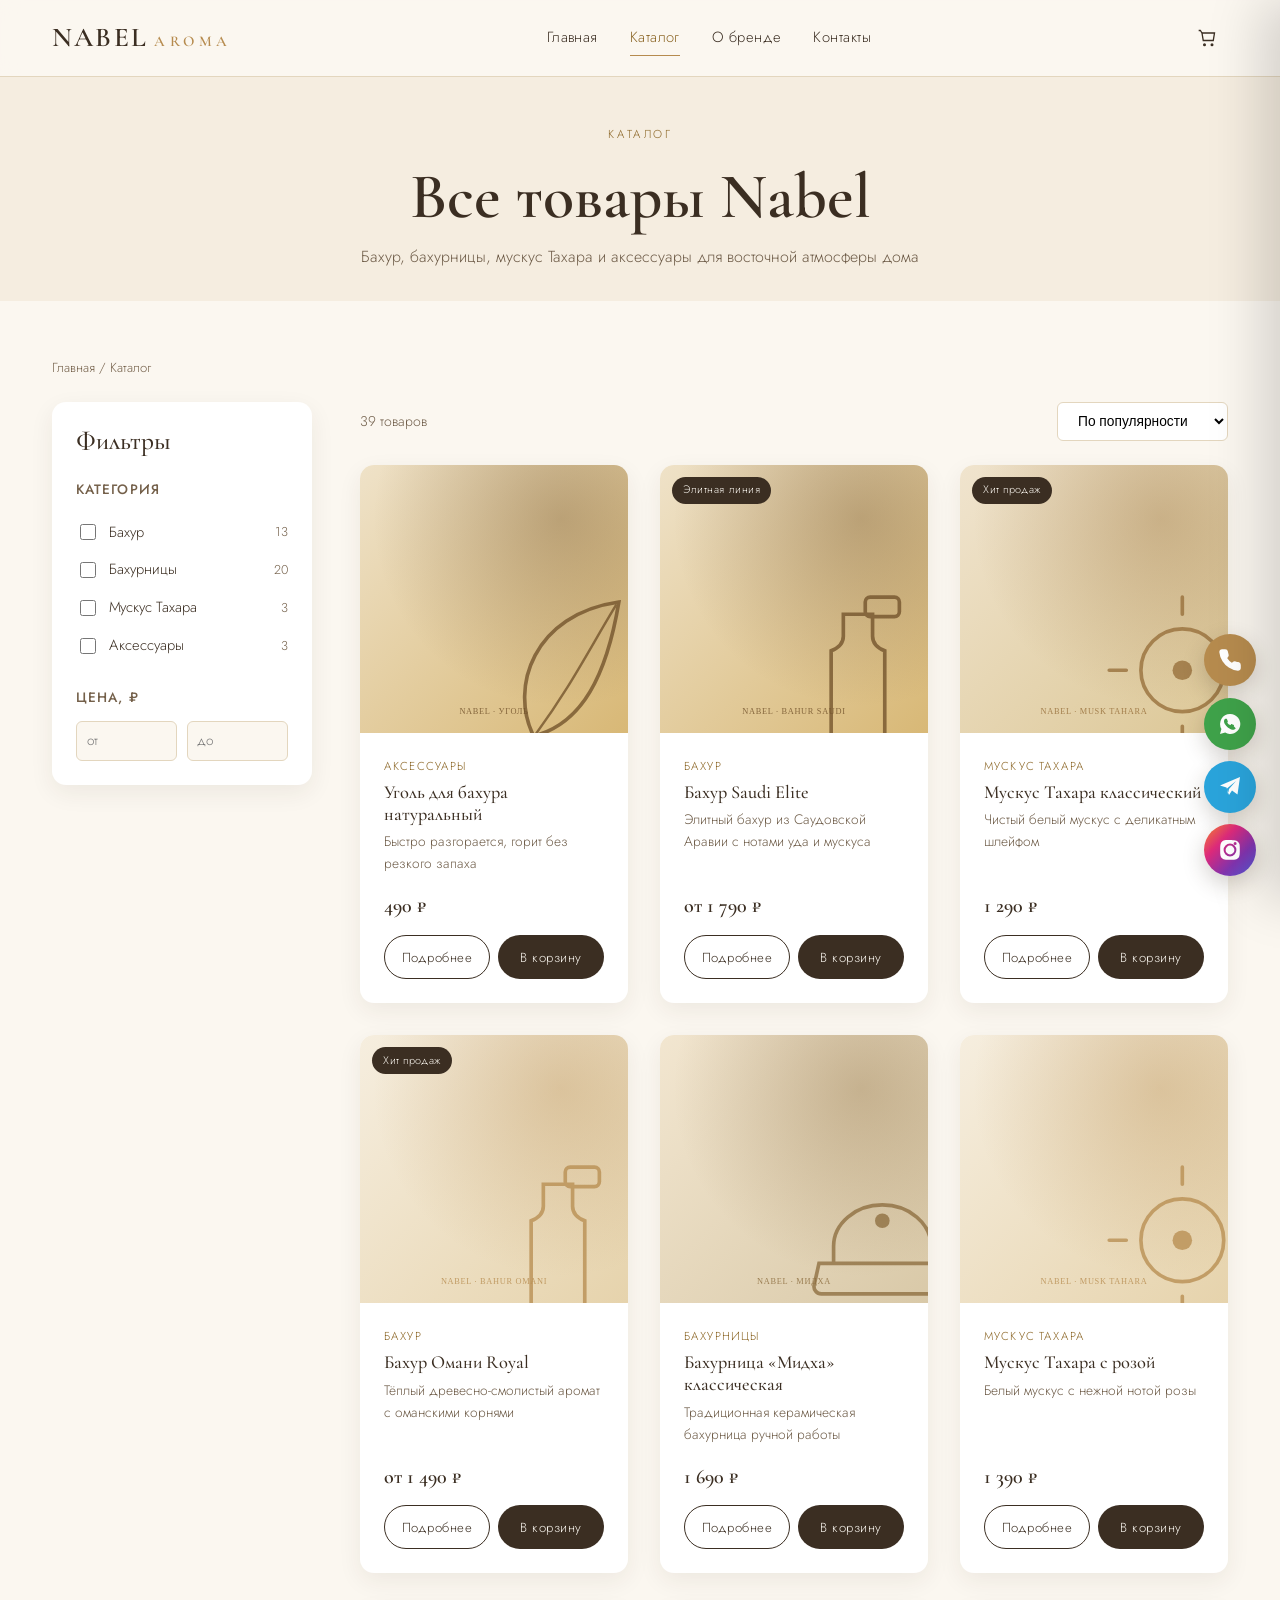
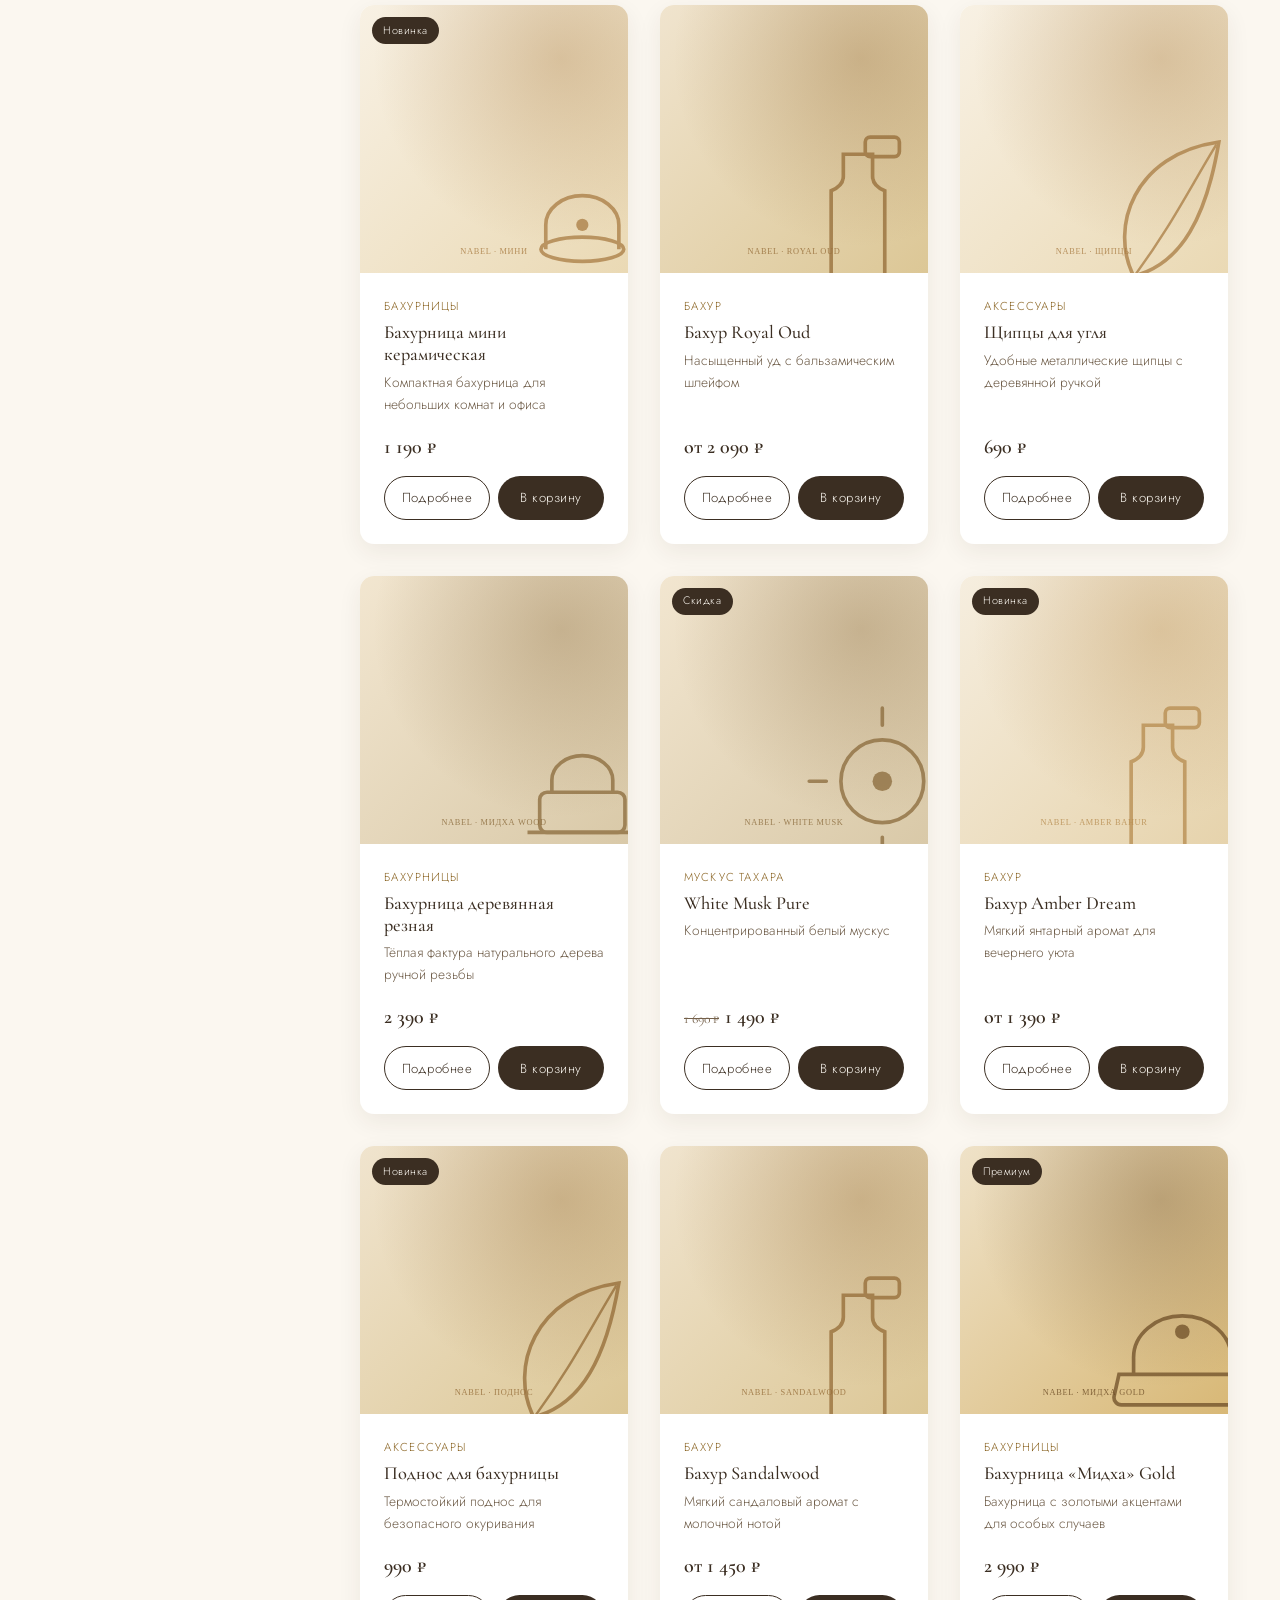
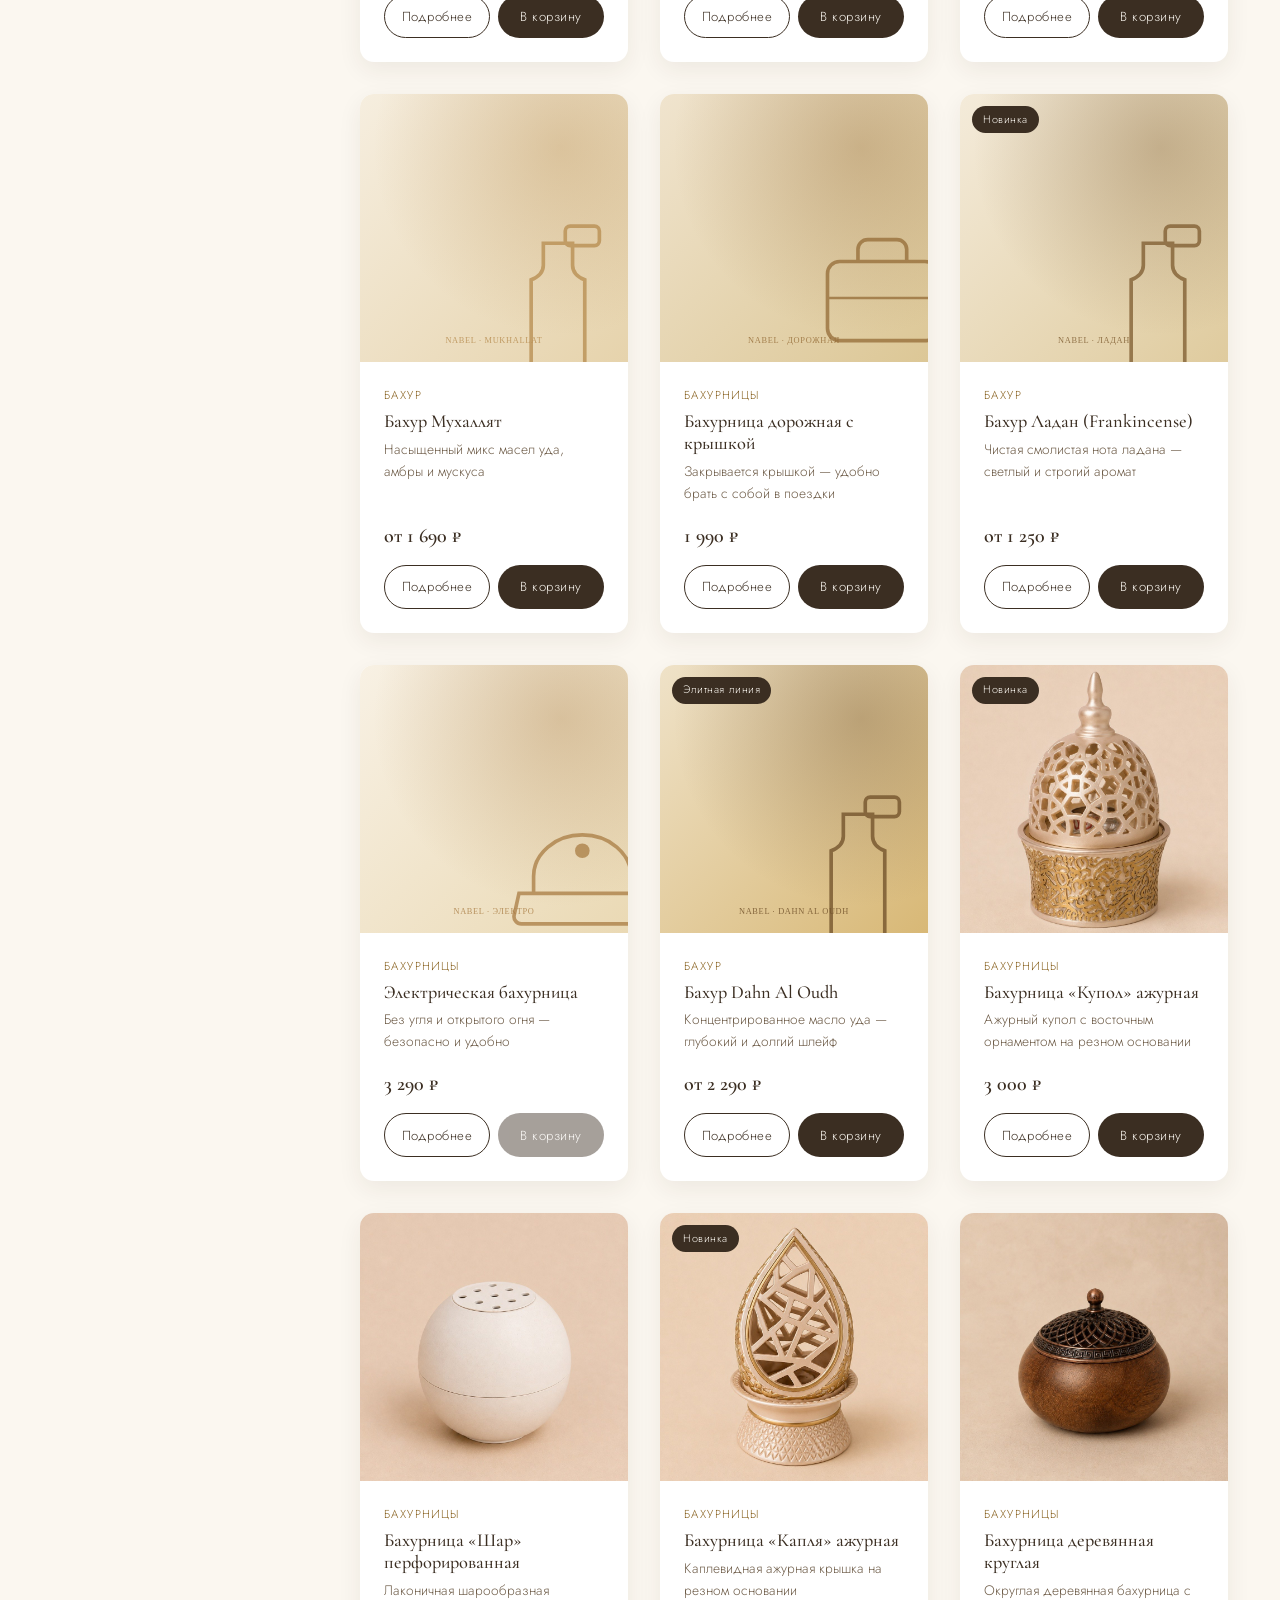
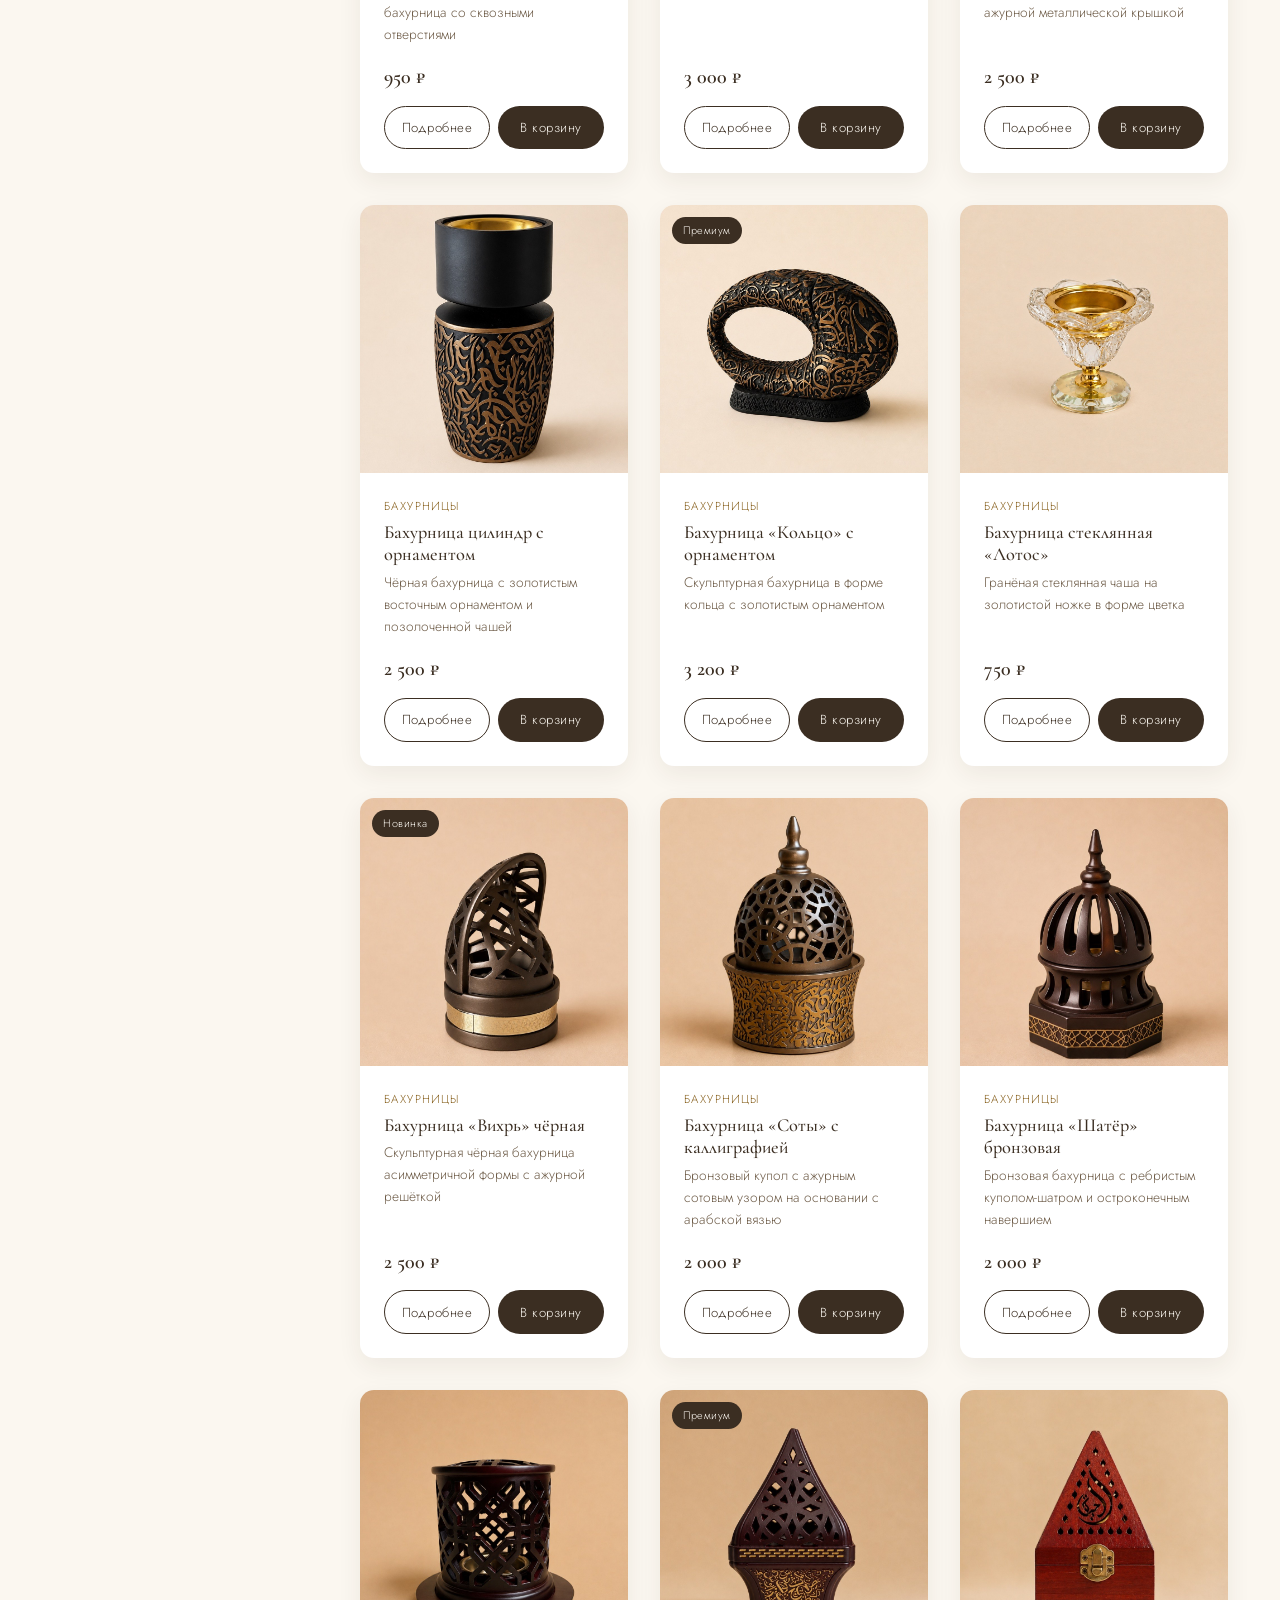
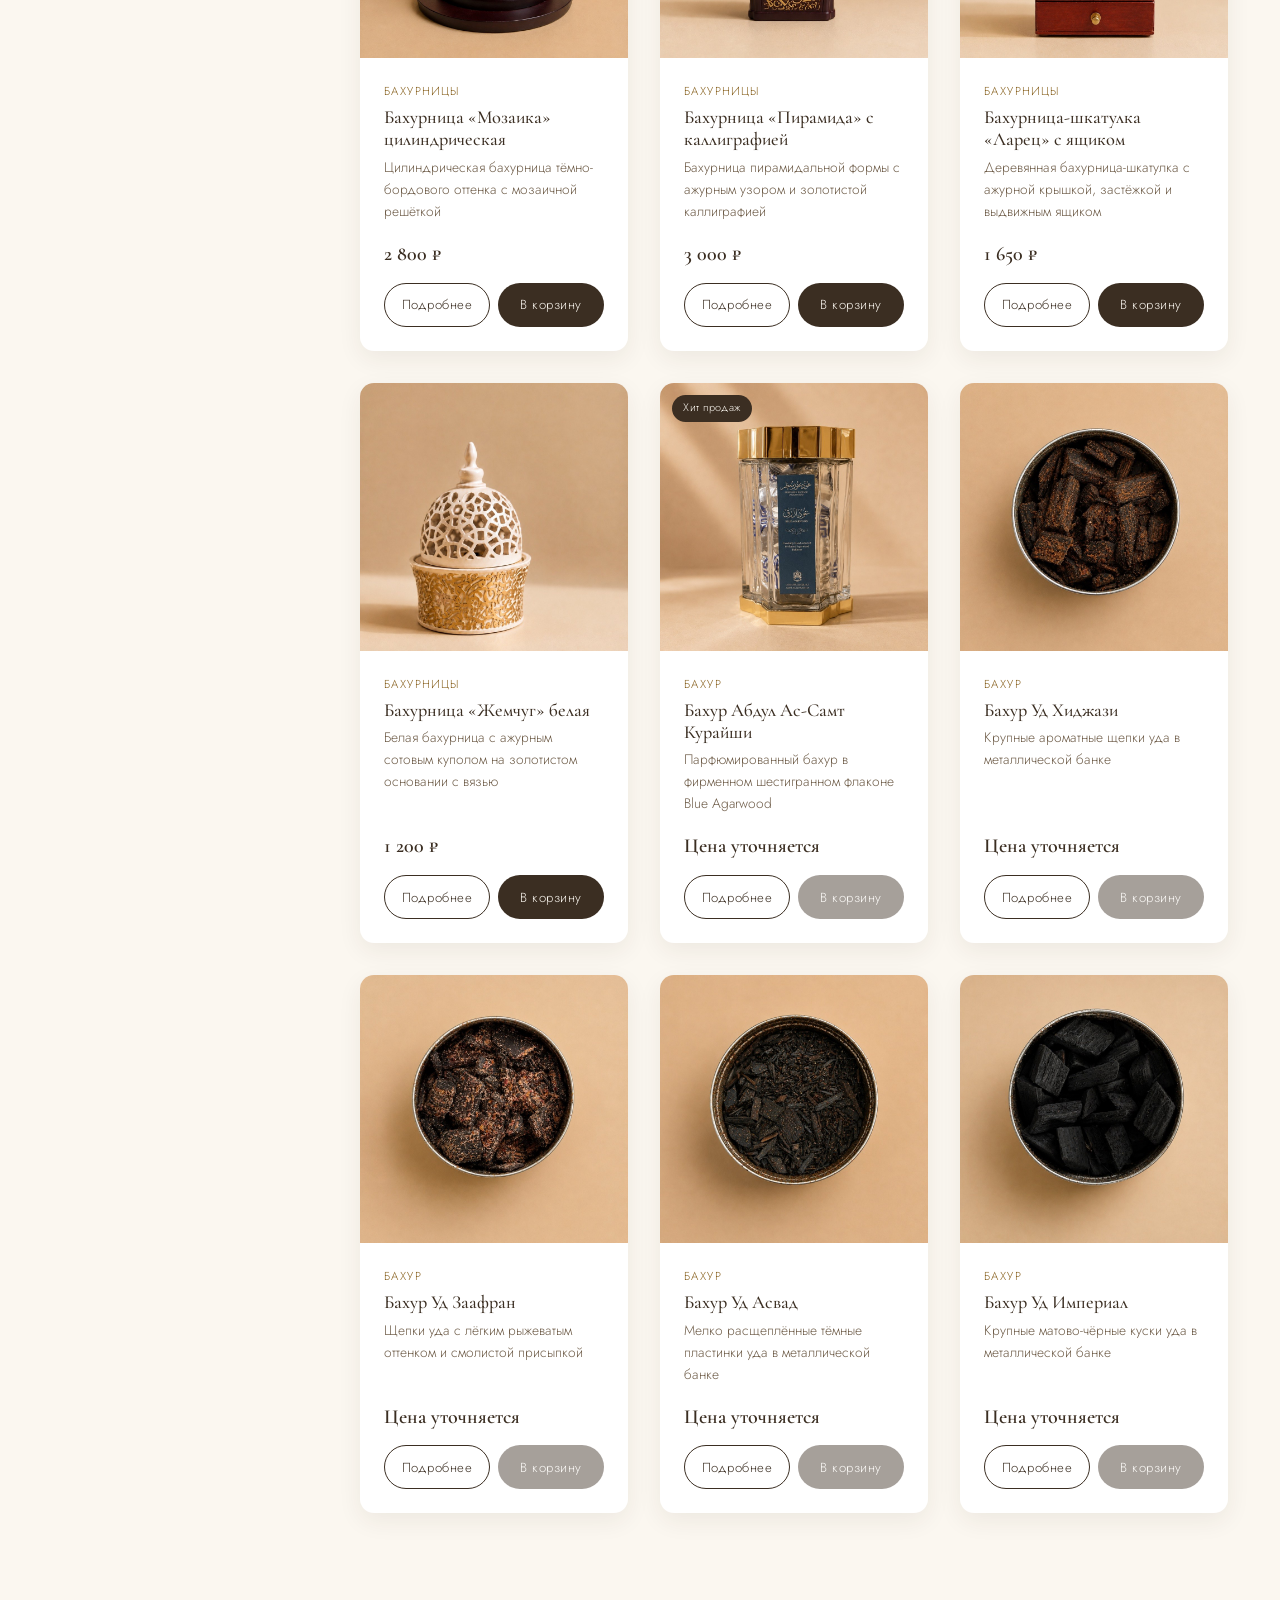
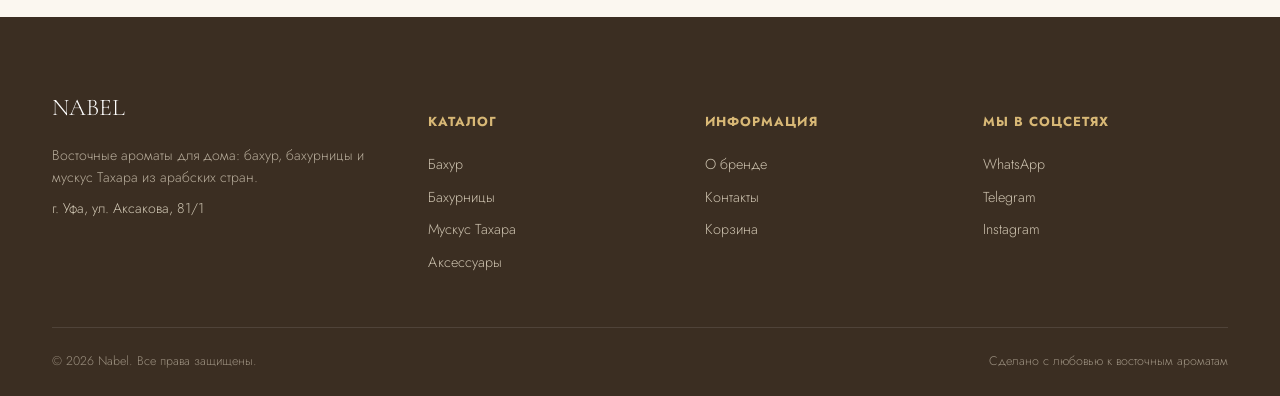
<file: catalog.html>
<!DOCTYPE html>
<html lang="ru">
<head>
<meta charset="UTF-8">
<meta name="viewport" content="width=device-width, initial-scale=1.0">
<title>Каталог — Nabel | Бахур, бахурницы, мускус Тахара</title>
<meta name="description" content="Каталог товаров Nabel: бахур из Омана и Саудовской Аравии, бахурницы, мускус Тахара и аксессуары. Фильтры по категории и цене.">
<meta property="og:title" content="Каталог Nabel">
<meta property="og:description" content="Восточные ароматы и товары для дома: бахур, бахурницы, мускус Тахара, аксессуары.">
<link rel="icon" href="data:image/svg+xml,<svg xmlns=%22http://www.w3.org/2000/svg%22 viewBox=%220 0 100 100%22><text y=%22.9em%22 font-size=%2290%22>🕌</text></svg>">
<link rel="preconnect" href="https://fonts.googleapis.com">
<link href="https://fonts.googleapis.com/css2?family=Cormorant+Garamond:ital,wght@0,500;0,600;1,500&family=Jost:wght@300;400;500&display=swap" rel="stylesheet">
<link rel="stylesheet" href="css/style.css">
<link rel="stylesheet" href="css/pages.css">
</head>
<body>

<header class="site-header">
  <div class="header-inner">
    <a href="index.html" class="logo">NABEL<span>AROMA</span></a>
    <nav class="main-nav" id="mainNav">
      <a href="index.html">Главная</a>
      <a href="catalog.html" class="active">Каталог</a>
      <a href="index.html#about">О бренде</a>
      <a href="index.html#contacts">Контакты</a>
    </nav>
    <div class="header-actions">
      <button class="icon-btn" id="cartToggle" aria-label="Корзина">
        <svg viewBox="0 0 24 24" fill="none" stroke-width="1.6"><path d="M6 6h15l-1.5 9h-12z"/><circle cx="9" cy="20" r="1"/><circle cx="18" cy="20" r="1"/><path d="M6 6L4 3H2"/></svg>
        <span class="cart-count">0</span>
      </button>
      <button class="burger" id="burger" aria-label="Меню"><span></span><span></span><span></span></button>
    </div>
  </div>
</header>

<div class="page-header">
  <div class="container">
    <span class="eyebrow">Каталог</span>
    <h1>Все товары Nabel</h1>
    <p>Бахур, бахурницы, мускус Тахара и аксессуары для восточной атмосферы дома</p>
  </div>
</div>

<section style="padding-top: var(--space-4);">
  <div class="container">
    <div class="breadcrumbs"><a href="index.html">Главная</a> / Каталог</div>

    <button class="btn btn-outline btn-sm mobile-filter-btn" id="mobileFilterOpen" style="margin-bottom:var(--space-3);">
      Фильтры
    </button>

    <div class="catalog-layout">
      <aside class="filters-panel" id="filtersPanel">
        <div style="display:flex; justify-content:space-between; align-items:center;">
          <h3 style="margin:0;">Фильтры</h3>
          <button class="cart-close mobile-filter-btn" id="mobileFilterClose" aria-label="Закрыть"><svg viewBox="0 0 24 24" fill="none" stroke-width="1.6" style="width:18px;height:18px;"><path d="M6 6l12 12M18 6 6 18"/></svg></button>
        </div>
        <h4>Категория</h4>
        <div id="categoryFilters"></div>
        <h4>Цена, ₽</h4>
        <div class="price-range">
          <input type="number" id="priceMin" placeholder="от">
          <input type="number" id="priceMax" placeholder="до">
        </div>
      </aside>
      <div class="filters-overlay" id="filtersOverlay"></div>

      <div>
        <div class="catalog-toolbar">
          <span class="catalog-count" id="catalogCount">товаров</span>
          <div class="catalog-sort">
            <select id="sortSelect">
              <option value="popular">По популярности</option>
              <option value="price-asc">Сначала дешевле</option>
              <option value="price-desc">Сначала дороже</option>
              <option value="new">Новинки</option>
            </select>
          </div>
        </div>
        <div class="products-grid" id="catalogGrid"></div>
        <div class="catalog-empty" id="catalogEmpty" style="display:none;">
          <p>По заданным фильтрам товары не найдены. Попробуйте изменить условия.</p>
        </div>
      </div>
    </div>
  </div>
</section>

<footer class="site-footer">
  <div class="container">
    <div class="footer-grid">
      <div>
        <div class="footer-logo">NABEL</div>
        <p>Восточные ароматы для дома: бахур, бахурницы и мускус Тахара из арабских стран.</p>
        <p class="footer-address">г. Уфа, ул. Аксакова, 81/1</p>
      </div>
      <div class="footer-col">
        <h5>Каталог</h5>
        <a href="catalog.html?cat=bahur">Бахур</a>
        <a href="catalog.html?cat=burners">Бахурницы</a>
        <a href="catalog.html?cat=musk">Мускус Тахара</a>
        <a href="catalog.html?cat=accessories">Аксессуары</a>
      </div>
      <div class="footer-col">
        <h5>Информация</h5>
        <a href="index.html#about">О бренде</a>
        <a href="index.html#contacts">Контакты</a>
        <a href="cart.html">Корзина</a>
      </div>
      <div class="footer-col">
        <h5>Мы в соцсетях</h5>
        <a href="https://wa.me/79373447992" target="_blank" rel="noopener">WhatsApp</a>
        <a href="https://t.me/+tSqxZyzablowZjQy" target="_blank" rel="noopener">Telegram</a>
        <a href="https://instagram.com/nabel.aroma" target="_blank" rel="noopener">Instagram</a>
      </div>
    </div>
    <div class="footer-bottom">
      <span>© 2026 Nabel. Все права защищены.</span>
      <span>Сделано с любовью к восточным ароматам</span>
    </div>
  </div>
</footer>

<div class="floating-social">
  <a class="fs-phone" href="tel:+79373447992" aria-label="Позвонить">
    <svg viewBox="0 0 24 24" fill="none" stroke="#fff" stroke-width="1.6" stroke-linecap="round" stroke-linejoin="round"><path d="M22 16.92v3a2 2 0 0 1-2.18 2 19.79 19.79 0 0 1-8.63-3.07 19.5 19.5 0 0 1-6-6 19.79 19.79 0 0 1-3.07-8.67A2 2 0 0 1 4.11 2h3a2 2 0 0 1 2 1.72c.127.96.362 1.903.7 2.81a2 2 0 0 1-.45 2.11L8.09 9.91a16 16 0 0 0 6 6l1.27-1.27a2 2 0 0 1 2.11-.45c.907.338 1.85.573 2.81.7A2 2 0 0 1 22 16.92z"/></svg>
  </a>
  <a class="fs-whatsapp" href="https://wa.me/79373447992" target="_blank" rel="noopener" aria-label="Написать в WhatsApp">
    <svg viewBox="0 0 24 24"><path d="M12 2a10 10 0 0 0-8.6 15L2 22l5.2-1.4A10 10 0 1 0 12 2zm5.7 14.3c-.2.7-1.4 1.3-2 1.4-.5.1-1.2.2-3.5-.8-3-1.2-4.8-4.2-5-4.4-.1-.2-1.2-1.6-1.2-3 0-1.4.7-2.1 1-2.4.3-.3.6-.3.8-.3h.6c.2 0 .4 0 .6.5.2.5.7 1.8.8 1.9.1.2.1.3 0 .5-.1.2-.2.3-.3.5-.2.2-.3.3-.1.6.7 1.2 1.4 1.7 2.6 2.3.2.1.4.1.5-.1.2-.2.6-.7.8-.9.2-.2.3-.2.5-.1.2.1 1.5.7 1.7.8.2.1.4.2.4.3.1.3.1.7-.1 1.2z"/></svg>
  </a>
  <a class="fs-telegram" href="https://t.me/+tSqxZyzablowZjQy" target="_blank" rel="noopener" aria-label="Написать в Telegram">
    <svg viewBox="0 0 24 24"><path d="M22 2 2 10.5l6.5 2L11 20l3-4.5 5.5 4L22 2zM9 13.5 18 6l-7 8-1 5-1-5.5z"/></svg>
  </a>
  <a class="fs-instagram" href="https://instagram.com/nabel.aroma" target="_blank" rel="noopener" aria-label="Instagram">
    <svg viewBox="0 0 24 24"><path d="M12 2c-2.7 0-3.1 0-4.1.1-1 0-1.7.2-2.3.5-.6.2-1.2.6-1.7 1.1-.5.5-.9 1-1.1 1.7-.2.6-.4 1.3-.5 2.3C2.2 8.9 2.2 9.3 2.2 12s0 3.1.1 4.1c0 1 .2 1.7.5 2.3.2.6.6 1.2 1.1 1.7.5.5 1 .9 1.7 1.1.6.2 1.3.4 2.3.5 1 0 1.4.1 4.1.1s3.1 0 4.1-.1c1 0 1.7-.2 2.3-.5.6-.2 1.2-.6 1.7-1.1.5-.5.9-1 1.1-1.7.2-.6.4-1.3.5-2.3 0-1 .1-1.4.1-4.1s0-3.1-.1-4.1c0-1-.2-1.7-.5-2.3a4.4 4.4 0 0 0-1.1-1.7 4.4 4.4 0 0 0-1.7-1.1c-.6-.2-1.3-.4-2.3-.5C15.1 2.2 14.7 2.2 12 2zm0 3.6a6.4 6.4 0 1 1 0 12.8 6.4 6.4 0 0 1 0-12.8zm0 2a4.4 4.4 0 1 0 0 8.8 4.4 4.4 0 0 0 0-8.8zm6.6-2.2a1.5 1.5 0 1 1-3 0 1.5 1.5 0 0 1 3 0z"/></svg>
  </a>
</div>

<div class="cart-overlay" id="cartOverlay"></div>
<aside class="cart-drawer" id="cartDrawer" aria-label="Корзина">
  <div class="cart-drawer-header">
    <h3><svg viewBox="0 0 24 24" fill="none" stroke-width="1.6" style="width:20px;height:20px;"><path d="M6 6h15l-1.5 9h-12z"/><circle cx="9" cy="20" r="1"/><circle cx="18" cy="20" r="1"/><path d="M6 6L4 3H2"/></svg> Корзина</h3>
    <button class="cart-close" id="cartClose" aria-label="Закрыть"><svg viewBox="0 0 24 24" fill="none" stroke-width="1.6"><path d="M6 6l12 12M18 6 6 18"/></svg></button>
  </div>
  <div class="cart-items" id="cartDrawerItems"></div>
  <div class="cart-drawer-footer" id="cartDrawerFooter" style="display:none;">
    <div class="cart-total-row"><span>Итого:</span><b id="cartDrawerTotal">0 ₽</b></div>
    <a href="cart.html" class="btn btn-primary btn-block">Оформить заказ</a>
  </div>
</aside>

<div class="toast" id="toast"><svg viewBox="0 0 24 24" fill="none" stroke-width="2"><path d="M20 6 9 17l-5-5"/></svg><span></span></div>

<script src="js/products.js"></script>
<script src="js/cart.js"></script>
<script src="js/main.js"></script>
<script src="js/catalog.js"></script>
</body>
</html>
</file>
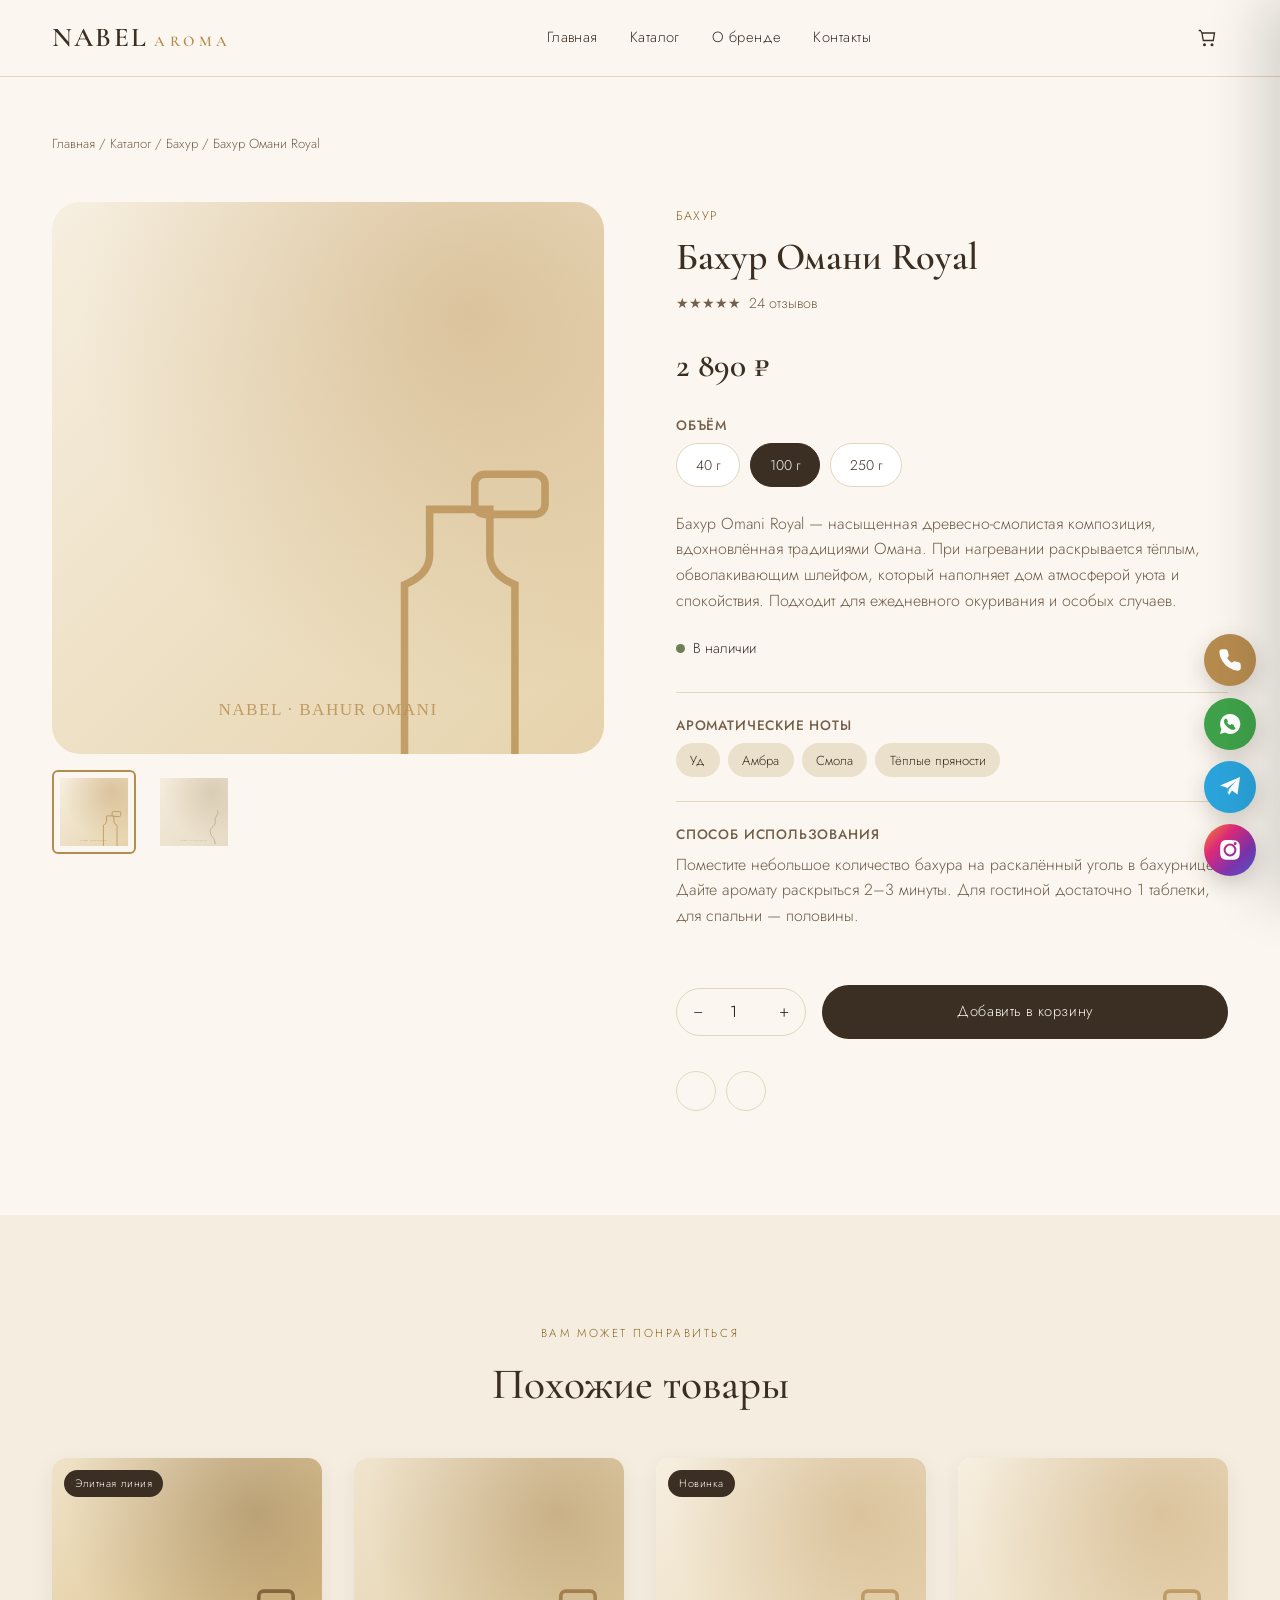
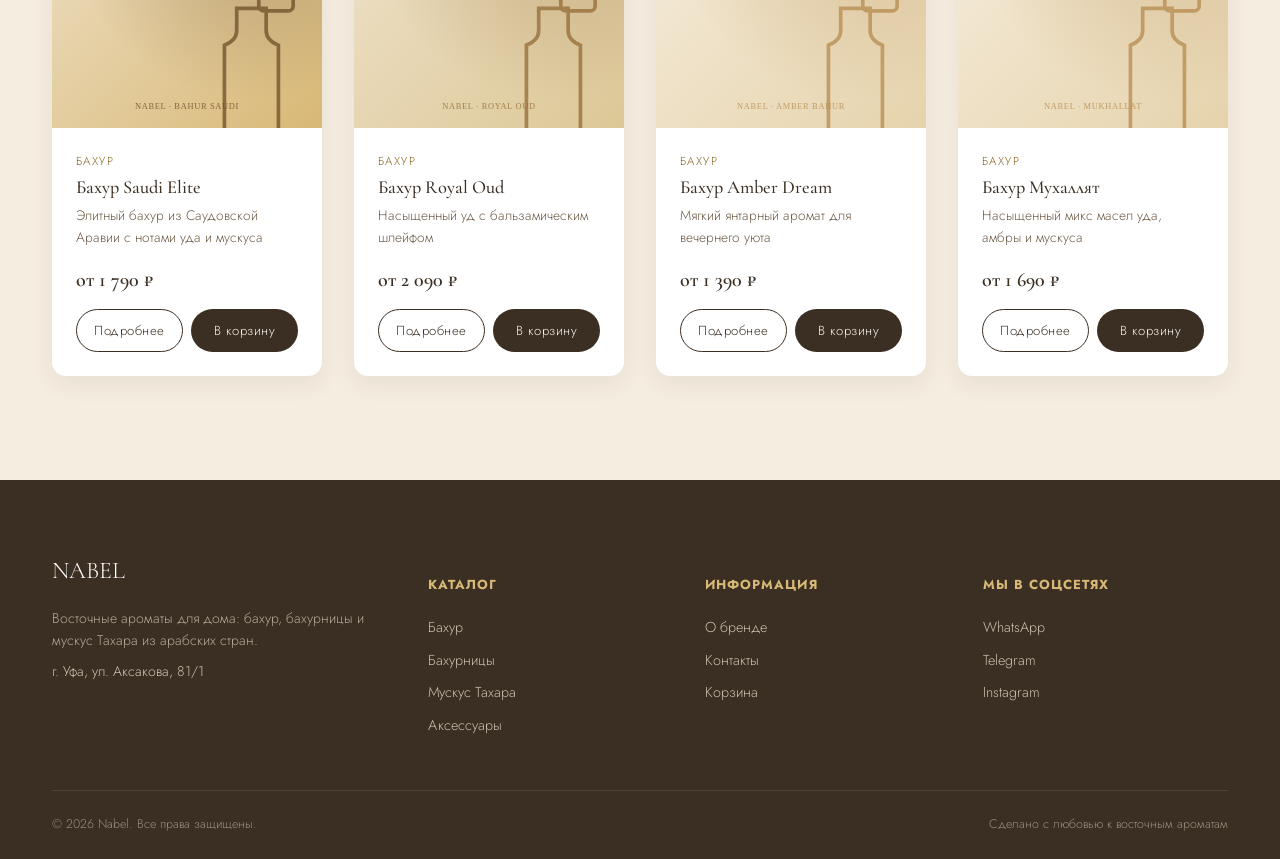
<file: product.html>
<!DOCTYPE html>
<html lang="ru">
<head>
<meta charset="UTF-8">
<meta name="viewport" content="width=device-width, initial-scale=1.0">
<title>Товар — Nabel</title>
<meta name="description" content="Страница товара Nabel — восточные ароматы для дома.">
<meta property="og:title" content="Товар Nabel">
<link rel="icon" href="data:image/svg+xml,<svg xmlns=%22http://www.w3.org/2000/svg%22 viewBox=%220 0 100 100%22><text y=%22.9em%22 font-size=%2290%22>🕌</text></svg>">
<link rel="preconnect" href="https://fonts.googleapis.com">
<link href="https://fonts.googleapis.com/css2?family=Cormorant+Garamond:ital,wght@0,500;0,600;1,500&family=Jost:wght@300;400;500&display=swap" rel="stylesheet">
<link rel="stylesheet" href="css/style.css">
<link rel="stylesheet" href="css/pages.css">
</head>
<body>

<header class="site-header">
  <div class="header-inner">
    <a href="index.html" class="logo">NABEL<span>AROMA</span></a>
    <nav class="main-nav" id="mainNav">
      <a href="index.html">Главная</a>
      <a href="catalog.html">Каталог</a>
      <a href="index.html#about">О бренде</a>
      <a href="index.html#contacts">Контакты</a>
    </nav>
    <div class="header-actions">
      <button class="icon-btn" id="cartToggle" aria-label="Корзина">
        <svg viewBox="0 0 24 24" fill="none" stroke-width="1.6"><path d="M6 6h15l-1.5 9h-12z"/><circle cx="9" cy="20" r="1"/><circle cx="18" cy="20" r="1"/><path d="M6 6L4 3H2"/></svg>
        <span class="cart-count">0</span>
      </button>
      <button class="burger" id="burger" aria-label="Меню"><span></span><span></span><span></span></button>
    </div>
  </div>
</header>

<section style="padding-top: var(--space-4);">
  <div class="container">
    <div class="breadcrumbs">
      <a href="index.html">Главная</a> / <a href="catalog.html">Каталог</a> / <a id="crumbCategory" href="#"></a> / <span id="crumbName"></span>
    </div>

    <div class="product-detail" style="margin-top: var(--space-3);">
      <div>
        <div class="pd-gallery-main"><img id="pdMainImage" src="" alt=""></div>
        <div class="pd-thumbs" id="pdThumbs"></div>
      </div>

      <div class="pd-info">
        <a id="pdCategory" class="product-cat" href="#"></a>
        <h1 id="pdName"></h1>
        <div class="pd-rating"><span id="pdRatingStars"></span> <span id="pdRatingCount"></span></div>

        <div class="pd-price-row">
          <span class="pd-price" id="pdPrice"></span>
          <span class="pd-price-old" id="pdPriceOld"></span>
        </div>

        <div class="pd-block" id="pdVariantsBlock" style="border-top:none; padding-top:0;">
          <h4>Объём</h4>
          <div class="variants-list" id="pdVariants"></div>
        </div>

        <p class="pd-desc" id="pdDesc"></p>

        <div class="pd-availability" id="pdAvailability"></div>

        <div class="pd-block" id="pdNotesBlock">
          <h4>Ароматические ноты</h4>
          <div class="notes-list" id="pdNotes"></div>
        </div>

        <div class="pd-block">
          <h4>Способ использования</h4>
          <p id="pdUsage" style="color: var(--color-brown-light);"></p>
        </div>

        <div class="pd-actions">
          <div class="qty-selector">
            <button type="button" onclick="changeQty(-1)" aria-label="Меньше">−</button>
            <input type="number" id="pdQtyInput" value="1" min="1" step="1" inputmode="numeric">
            <button type="button" onclick="changeQty(1)" aria-label="Больше">+</button>
          </div>
          <button class="btn btn-primary" id="pdAddToCart" style="flex:1;">Добавить в корзину</button>
        </div>

        <div class="pd-share">
          <a href="https://wa.me/79373447992" target="_blank" rel="noopener" aria-label="Спросить в WhatsApp">
            <svg viewBox="0 0 24 24" fill="none" stroke-width="1.5"><path d="M20 12a8 8 0 1 1-3.6-6.7"/><path d="M17 5 20 3l-.5 3.5"/></svg>
          </a>
          <a href="https://t.me/+tSqxZyzablowZjQy" target="_blank" rel="noopener" aria-label="Спросить в Telegram">
            <svg viewBox="0 0 24 24" fill="none" stroke-width="1.5"><path d="m22 2-7 20-4-9-9-4 20-7z"/></svg>
          </a>
        </div>
      </div>
    </div>
  </div>
</section>

<section id="similarSection" style="background: var(--color-milk);">
  <div class="container">
    <div class="section-title reveal">
      <span class="eyebrow">Вам может понравиться</span>
      <h2>Похожие товары</h2>
    </div>
    <div class="products-grid" id="similarProducts"></div>
  </div>
</section>

<footer class="site-footer">
  <div class="container">
    <div class="footer-grid">
      <div>
        <div class="footer-logo">NABEL</div>
        <p>Восточные ароматы для дома: бахур, бахурницы и мускус Тахара из арабских стран.</p>
        <p class="footer-address">г. Уфа, ул. Аксакова, 81/1</p>
      </div>
      <div class="footer-col">
        <h5>Каталог</h5>
        <a href="catalog.html?cat=bahur">Бахур</a>
        <a href="catalog.html?cat=burners">Бахурницы</a>
        <a href="catalog.html?cat=musk">Мускус Тахара</a>
        <a href="catalog.html?cat=accessories">Аксессуары</a>
      </div>
      <div class="footer-col">
        <h5>Информация</h5>
        <a href="index.html#about">О бренде</a>
        <a href="index.html#contacts">Контакты</a>
        <a href="cart.html">Корзина</a>
      </div>
      <div class="footer-col">
        <h5>Мы в соцсетях</h5>
        <a href="https://wa.me/79373447992" target="_blank" rel="noopener">WhatsApp</a>
        <a href="https://t.me/+tSqxZyzablowZjQy" target="_blank" rel="noopener">Telegram</a>
        <a href="https://instagram.com/nabel.aroma" target="_blank" rel="noopener">Instagram</a>
      </div>
    </div>
    <div class="footer-bottom">
      <span>© 2026 Nabel. Все права защищены.</span>
      <span>Сделано с любовью к восточным ароматам</span>
    </div>
  </div>
</footer>

<div class="floating-social">
  <a class="fs-phone" href="tel:+79373447992" aria-label="Позвонить">
    <svg viewBox="0 0 24 24" fill="none" stroke="#fff" stroke-width="1.6" stroke-linecap="round" stroke-linejoin="round"><path d="M22 16.92v3a2 2 0 0 1-2.18 2 19.79 19.79 0 0 1-8.63-3.07 19.5 19.5 0 0 1-6-6 19.79 19.79 0 0 1-3.07-8.67A2 2 0 0 1 4.11 2h3a2 2 0 0 1 2 1.72c.127.96.362 1.903.7 2.81a2 2 0 0 1-.45 2.11L8.09 9.91a16 16 0 0 0 6 6l1.27-1.27a2 2 0 0 1 2.11-.45c.907.338 1.85.573 2.81.7A2 2 0 0 1 22 16.92z"/></svg>
  </a>
  <a class="fs-whatsapp" href="https://wa.me/79373447992" target="_blank" rel="noopener" aria-label="Написать в WhatsApp">
    <svg viewBox="0 0 24 24"><path d="M12 2a10 10 0 0 0-8.6 15L2 22l5.2-1.4A10 10 0 1 0 12 2zm5.7 14.3c-.2.7-1.4 1.3-2 1.4-.5.1-1.2.2-3.5-.8-3-1.2-4.8-4.2-5-4.4-.1-.2-1.2-1.6-1.2-3 0-1.4.7-2.1 1-2.4.3-.3.6-.3.8-.3h.6c.2 0 .4 0 .6.5.2.5.7 1.8.8 1.9.1.2.1.3 0 .5-.1.2-.2.3-.3.5-.2.2-.3.3-.1.6.7 1.2 1.4 1.7 2.6 2.3.2.1.4.1.5-.1.2-.2.6-.7.8-.9.2-.2.3-.2.5-.1.2.1 1.5.7 1.7.8.2.1.4.2.4.3.1.3.1.7-.1 1.2z"/></svg>
  </a>
  <a class="fs-telegram" href="https://t.me/+tSqxZyzablowZjQy" target="_blank" rel="noopener" aria-label="Написать в Telegram">
    <svg viewBox="0 0 24 24"><path d="M22 2 2 10.5l6.5 2L11 20l3-4.5 5.5 4L22 2zM9 13.5 18 6l-7 8-1 5-1-5.5z"/></svg>
  </a>
  <a class="fs-instagram" href="https://instagram.com/nabel.aroma" target="_blank" rel="noopener" aria-label="Instagram">
    <svg viewBox="0 0 24 24"><path d="M12 2c-2.7 0-3.1 0-4.1.1-1 0-1.7.2-2.3.5-.6.2-1.2.6-1.7 1.1-.5.5-.9 1-1.1 1.7-.2.6-.4 1.3-.5 2.3C2.2 8.9 2.2 9.3 2.2 12s0 3.1.1 4.1c0 1 .2 1.7.5 2.3.2.6.6 1.2 1.1 1.7.5.5 1 .9 1.7 1.1.6.2 1.3.4 2.3.5 1 0 1.4.1 4.1.1s3.1 0 4.1-.1c1 0 1.7-.2 2.3-.5.6-.2 1.2-.6 1.7-1.1.5-.5.9-1 1.1-1.7.2-.6.4-1.3.5-2.3 0-1 .1-1.4.1-4.1s0-3.1-.1-4.1c0-1-.2-1.7-.5-2.3a4.4 4.4 0 0 0-1.1-1.7 4.4 4.4 0 0 0-1.7-1.1c-.6-.2-1.3-.4-2.3-.5C15.1 2.2 14.7 2.2 12 2zm0 3.6a6.4 6.4 0 1 1 0 12.8 6.4 6.4 0 0 1 0-12.8zm0 2a4.4 4.4 0 1 0 0 8.8 4.4 4.4 0 0 0 0-8.8zm6.6-2.2a1.5 1.5 0 1 1-3 0 1.5 1.5 0 0 1 3 0z"/></svg>
  </a>
</div>

<div class="cart-overlay" id="cartOverlay"></div>
<aside class="cart-drawer" id="cartDrawer" aria-label="Корзина">
  <div class="cart-drawer-header">
    <h3><svg viewBox="0 0 24 24" fill="none" stroke-width="1.6" style="width:20px;height:20px;"><path d="M6 6h15l-1.5 9h-12z"/><circle cx="9" cy="20" r="1"/><circle cx="18" cy="20" r="1"/><path d="M6 6L4 3H2"/></svg> Корзина</h3>
    <button class="cart-close" id="cartClose" aria-label="Закрыть"><svg viewBox="0 0 24 24" fill="none" stroke-width="1.6"><path d="M6 6l12 12M18 6 6 18"/></svg></button>
  </div>
  <div class="cart-items" id="cartDrawerItems"></div>
  <div class="cart-drawer-footer" id="cartDrawerFooter" style="display:none;">
    <div class="cart-total-row"><span>Итого:</span><b id="cartDrawerTotal">0 ₽</b></div>
    <a href="cart.html" class="btn btn-primary btn-block">Оформить заказ</a>
  </div>
</aside>

<div class="toast" id="toast"><svg viewBox="0 0 24 24" fill="none" stroke-width="2"><path d="M20 6 9 17l-5-5"/></svg><span></span></div>

<script src="js/products.js"></script>
<script src="js/cart.js"></script>
<script src="js/main.js"></script>
<script src="js/product-page.js"></script>
</body>
</html>
</file>
<file: css/style.css>
/* =========================================================
   NABEL — Восточные ароматы
   Дизайн-система: тёплый минимализм + восточная эстетика
   ========================================================= */

:root {
  /* Цвета */
  --color-cream: #FBF7F0;
  --color-milk: #F5EDE0;
  --color-beige: #EAE0CC;
  --color-beige-dark: #D9C9A8;
  --color-brown: #3B2E22;
  --color-brown-light: #6E5C48;
  --color-brown-soft: #74604A;
  --color-gold: #B68B4E;
  --color-gold-text: #8A6423;
  --color-gold-light: #D8B876;
  --color-gold-soft: #EFDDB0;
  --color-white: #FFFFFF;
  --color-line: #E3D6BE;
  --color-error: #A9542F;
  --color-success: #6E7F55;

  /* Типографика */
  --font-heading: 'Cormorant Garamond', 'Georgia', serif;
  --font-body: 'Jost', 'Segoe UI', sans-serif;

  /* Отступы */
  --space-1: 0.5rem;
  --space-2: 1rem;
  --space-3: 1.5rem;
  --space-4: 2rem;
  --space-5: 3rem;
  --space-6: 4.5rem;
  --space-7: 6.5rem;

  /* Прочее */
  --radius-sm: 6px;
  --radius-md: 14px;
  --radius-lg: 28px;
  --shadow-soft: 0 12px 40px rgba(59, 46, 34, 0.08);
  --shadow-card: 0 8px 24px rgba(59, 46, 34, 0.07);
  --transition: 0.4s cubic-bezier(0.22, 1, 0.36, 1);
  --ease: cubic-bezier(0.22, 1, 0.36, 1); /* та же кривая, что в --transition, но без длительности — безопасно для animation-shorthand */
  --container: 1240px;
}

/* ---------- Reset ---------- */
*, *::before, *::after { box-sizing: border-box; }
html { scroll-behavior: smooth; overflow-x: hidden; width: 100%; }
body, h1, h2, h3, h4, p, ul, figure { margin: 0; }
ul { padding: 0; list-style: none; }
img { max-width: 100%; display: block; }
a { color: inherit; text-decoration: none; }
button { font: inherit; cursor: pointer; border: none; background: none; color: inherit; }
input { font: inherit; }

body {
  font-family: var(--font-body);
  background: var(--color-cream);
  color: var(--color-brown);
  line-height: 1.6;
  font-weight: 300;
  -webkit-font-smoothing: antialiased;
  overflow-x: hidden;
}

.container {
  max-width: var(--container);
  margin: 0 auto;
  padding: 0 var(--space-4);
}

h1, h2, h3, h4 {
  font-family: var(--font-heading);
  font-weight: 500;
  color: var(--color-brown);
  line-height: 1.2;
}

h1 { font-size: clamp(2.4rem, 5vw, 4.2rem); font-weight: 600; }
h2 { font-size: clamp(2rem, 3.4vw, 2.8rem); }
h3 { font-size: clamp(1.3rem, 2vw, 1.6rem); }

.eyebrow {
  display: inline-block;
  font-family: var(--font-body);
  letter-spacing: 0.22em;
  text-transform: uppercase;
  font-size: 0.72rem;
  color: var(--color-gold-text);
  margin-bottom: var(--space-2);
}

.section-title {
  text-align: center;
  margin: 0 auto var(--space-5);
  max-width: 640px;
}

.section-title p {
  color: var(--color-brown-light);
  margin-top: var(--space-2);
  font-size: 1.02rem;
}

section { padding: var(--space-7) 0; }

/* ---------- Кнопки ---------- */
.btn {
  display: inline-flex;
  align-items: center;
  justify-content: center;
  gap: 0.5rem;
  padding: 0.95rem 2.2rem;
  border-radius: 999px;
  font-size: 0.92rem;
  letter-spacing: 0.04em;
  transition: all var(--transition);
  white-space: nowrap;
}

.btn-primary {
  background: var(--color-brown);
  color: var(--color-cream);
}
.btn-primary:hover {
  background: var(--color-gold);
  transform: translateY(-2px);
  box-shadow: 0 10px 24px rgba(182, 139, 78, 0.35);
}

.btn-outline {
  border: 1px solid var(--color-brown);
  color: var(--color-brown);
  background: transparent;
}
.btn-outline:hover {
  background: var(--color-brown);
  color: var(--color-cream);
}

.btn-gold {
  background: linear-gradient(135deg, var(--color-gold-light), var(--color-gold));
  color: var(--color-white);
}
.btn-gold:hover {
  filter: brightness(1.08);
  transform: translateY(-2px);
  box-shadow: 0 10px 24px rgba(182, 139, 78, 0.4);
}

.btn-sm { padding: 0.65rem 1.4rem; font-size: 0.82rem; }
.btn-block { width: 100%; }
.btn:disabled { opacity: 0.45; cursor: not-allowed; transform: none !important; }

/* ---------- Хедер ---------- */
.site-header {
  position: sticky;
  top: 0;
  z-index: 200;
  background: rgba(251, 247, 240, 0.9);
  backdrop-filter: blur(10px);
  border-bottom: 1px solid var(--color-line);
  transition: box-shadow var(--transition);
}
.site-header.is-scrolled { box-shadow: 0 4px 20px rgba(59,46,34,0.06); }

.header-inner {
  display: flex;
  align-items: center;
  justify-content: space-between;
  padding: var(--space-2) var(--space-4);
  padding-right: max(var(--space-4), calc(env(safe-area-inset-right, 0px) + var(--space-3)));
  width: 100%;
  box-sizing: border-box;
  max-width: var(--container);
  margin: 0 auto;
  gap: var(--space-2);
  flex-wrap: nowrap;
}

.logo {
  font-family: var(--font-heading);
  font-size: clamp(1.15rem, 4vw, 1.7rem);
  letter-spacing: 0.08em;
  font-weight: 600;
  color: var(--color-brown);
  display: flex;
  align-items: baseline;
  gap: 0.4rem;
  flex-shrink: 1;
  min-width: 0;
  white-space: nowrap;
}
.logo span { color: var(--color-gold); font-size: 0.55em; letter-spacing: 0.3em; }

.main-nav {
  display: flex;
  gap: var(--space-4);
}
.main-nav a {
  font-size: 0.92rem;
  letter-spacing: 0.03em;
  position: relative;
  padding: 0.3rem 0;
}
.main-nav a::after {
  content: '';
  position: absolute;
  left: 0; bottom: -2px;
  width: 0; height: 1px;
  background: var(--color-gold);
  transition: width var(--transition);
}
.main-nav a:hover::after,
.main-nav a.active::after { width: 100%; }
.main-nav a.active { color: var(--color-gold-text); }

.header-actions {
  display: flex;
  align-items: center;
  gap: var(--space-2);
  flex-shrink: 0;
}

.icon-btn {
  position: relative;
  width: 42px; height: 42px;
  flex-shrink: 0;
  display: flex; align-items: center; justify-content: center;
  border-radius: 50%;
  transition: background var(--transition);
}
.icon-btn:hover { background: var(--color-beige); }
.icon-btn svg { width: 20px; height: 20px; stroke: var(--color-brown); }

.cart-count {
  position: absolute;
  top: 2px; right: 2px;
  background: var(--color-gold);
  color: #fff;
  font-size: 0.65rem;
  min-width: 17px; height: 17px;
  border-radius: 50%;
  display: flex; align-items: center; justify-content: center;
  font-weight: 600;
  transform: scale(0);
  transition: transform 0.3s var(--transition);
}
.cart-count.show { transform: scale(1); }

.burger {
  display: none;
  width: 42px; height: 42px;
  flex-shrink: 0;
  flex-direction: column;
  align-items: center;
  justify-content: center;
  gap: 5px;
}
.burger span {
  width: 22px; height: 1.5px;
  background: var(--color-brown);
  transition: var(--transition);
}
.burger.open span:nth-child(1) { transform: translateY(6.5px) rotate(45deg); }
.burger.open span:nth-child(2) { opacity: 0; }
.burger.open span:nth-child(3) { transform: translateY(-6.5px) rotate(-45deg); }

/* ---------- Герой ---------- */
.hero {
  position: relative;
  min-height: 92vh;
  display: flex;
  align-items: center;
  overflow: hidden;
  background: linear-gradient(180deg, var(--color-milk) 0%, var(--color-cream) 100%);
}

.hero-bg {
  position: absolute;
  inset: 0;
  background: #EFE2C8;
}

.hero-photo {
  position: absolute;
  inset: 0;
  width: 100%;
  height: 100%;
  object-fit: cover;
  object-position: 38% 46%;
  animation: hero-photo-in 1.6s cubic-bezier(0.22, 1, 0.36, 1) both;
}

@keyframes hero-photo-in {
  from { opacity: 0; transform: scale(1.06); }
  to { opacity: 1; transform: scale(1); }
}

/* Затемнение слева направо — чтобы текст читался поверх фотографии,
   а правая часть кадра оставалась естественной и живой */
.hero-photo-overlay {
  position: absolute;
  inset: 0;
  background:
    linear-gradient(100deg, rgba(30, 20, 12, 0.78) 0%, rgba(30, 20, 12, 0.56) 26%, rgba(30, 20, 12, 0.24) 48%, rgba(30, 20, 12, 0.02) 68%),
    linear-gradient(0deg, rgba(20, 14, 8, 0.35) 0%, rgba(20, 14, 8, 0) 22%);
}

/* ---------- Анимированный дым поверх фотографии ---------- */
.hero-smoke-fx {
  position: absolute;
  left: 20%;
  top: -10%;
  width: 50%;
  height: 75%;
  pointer-events: none;
  z-index: 1;
  mix-blend-mode: screen;
}

.smoke-wisp {
  position: absolute;
  bottom: 20%;
  left: 50%;
  width: 110px;
  height: 110px;
  border-radius: 50%;
  background: radial-gradient(circle, rgba(255, 252, 245, 0.85) 0%, rgba(255, 250, 240, 0.4) 45%, rgba(255, 250, 240, 0) 74%);
  filter: blur(7px);
  opacity: 0;
  transform: translate(-50%, 0) scale(0.6);
}

.smoke-wisp.a { animation: smoke-drift-left 9s ease-in-out infinite; }
.smoke-wisp.b { animation: smoke-drift-up 8s ease-in-out infinite; animation-delay: 1.6s; }
.smoke-wisp.c { animation: smoke-drift-right 10s ease-in-out infinite; animation-delay: 3.1s; }
.smoke-wisp.d { animation: smoke-drift-left 11s ease-in-out infinite; animation-delay: 4.4s; width: 75px; height: 75px; }
.smoke-wisp.e { animation: smoke-drift-right 7.5s ease-in-out infinite; animation-delay: 0.6s; width: 70px; height: 70px; }

@keyframes smoke-drift-up {
  0%   { opacity: 0;    transform: translate(-50%, 0)      scale(0.5); }
  15%  { opacity: 1;     transform: translate(-50%, -12%)   scale(0.8); }
  55%  { opacity: 0.7;  transform: translate(-55%, -60%)   scale(1.4); }
  100% { opacity: 0;    transform: translate(-58%, -112%)  scale(2.1); }
}
@keyframes smoke-drift-left {
  0%   { opacity: 0;    transform: translate(-50%, 0)      scale(0.5); }
  18%  { opacity: 0.95; transform: translate(-68%, -16%)   scale(0.85); }
  55%  { opacity: 0.6;  transform: translate(-125%, -55%)  scale(1.45); }
  100% { opacity: 0;    transform: translate(-175%, -105%) scale(2.1); }
}
@keyframes smoke-drift-right {
  0%   { opacity: 0;    transform: translate(-50%, 0)      scale(0.5); }
  18%  { opacity: 0.95; transform: translate(-32%, -16%)   scale(0.85); }
  55%  { opacity: 0.6;  transform: translate(25%, -55%)    scale(1.45); }
  100% { opacity: 0;    transform: translate(70%, -105%)   scale(2.1); }
}

.hero-inner {
  position: relative;
  z-index: 2;
  max-width: var(--container);
  margin: 0 auto;
  padding: var(--space-6) var(--space-4);
  width: 100%;
}

.hero-content { max-width: 620px; }

.hero-logo {
  display: flex;
  align-items: center;
  gap: var(--space-2);
  margin-bottom: var(--space-4);
  opacity: 0;
  animation: fade-up 1s var(--ease) 0.1s forwards;
}
.hero-logo-mark {
  width: 46px; height: 46px;
  border-radius: 50%;
  border: 1px solid var(--color-gold);
  display: flex; align-items: center; justify-content: center;
  font-family: var(--font-heading);
  font-size: 1.3rem;
  color: var(--color-gold);
}
.hero-logo-text {
  font-family: var(--font-heading);
  font-size: 1.15rem;
  letter-spacing: 0.32em;
  color: rgba(251, 247, 240, 0.85);
}

.hero h1 {
  color: #FBF7F0;
  text-shadow: 0 4px 28px rgba(20, 14, 8, 0.35);
  opacity: 0;
  animation: fade-up 1s var(--ease) 0.3s forwards;
}
.hero h1 em {
  font-style: italic;
  color: var(--color-gold-light);
}

.hero-sub {
  margin-top: var(--space-3);
  font-size: 1.1rem;
  color: rgba(251, 247, 240, 0.85);
  text-shadow: 0 2px 16px rgba(20, 14, 8, 0.3);
  max-width: 480px;
  opacity: 0;
  animation: fade-up 1s var(--ease) 0.5s forwards;
}

.hero .btn-outline {
  border-color: rgba(251, 247, 240, 0.65);
  color: #FBF7F0;
}
.hero .btn-outline:hover {
  background: rgba(251, 247, 240, 0.14);
  color: #fff;
  border-color: #fff;
}

.hero-cta {
  margin-top: var(--space-5);
  display: flex;
  gap: var(--space-3);
  flex-wrap: wrap;
  opacity: 0;
  animation: fade-up 1s var(--ease) 0.7s forwards;
}

@keyframes fade-up {
  from { opacity: 0; transform: translateY(24px); }
  to { opacity: 1; transform: translateY(0); }
}

.scroll-hint {
  position: absolute;
  bottom: var(--space-4);
  left: 50%;
  transform: translateX(-50%);
  display: flex;
  flex-direction: column;
  align-items: center;
  gap: 0.4rem;
  font-size: 0.7rem;
  letter-spacing: 0.18em;
  color: rgba(251, 247, 240, 0.75);
  text-transform: uppercase;
  z-index: 2;
}
.scroll-hint::after {
  content: '';
  width: 1px; height: 34px;
  background: linear-gradient(var(--color-gold), transparent);
  animation: scroll-line 2s ease-in-out infinite;
}
@keyframes scroll-line {
  0% { transform: scaleY(0); transform-origin: top; }
  50% { transform: scaleY(1); transform-origin: top; }
  51% { transform-origin: bottom; }
  100% { transform: scaleY(0); transform-origin: bottom; }
}

/* ---------- Категории ---------- */
.categories-grid {
  display: grid;
  grid-template-columns: repeat(4, 1fr);
  gap: var(--space-3);
}

.category-card {
  position: relative;
  border-radius: var(--radius-lg);
  overflow: hidden;
  aspect-ratio: 3/4;
  display: flex;
  align-items: flex-end;
  padding: var(--space-4);
  isolation: isolate;
  transition: transform var(--transition), box-shadow var(--transition);
}
.category-card:hover { transform: translateY(-4px); box-shadow: var(--shadow-soft); }

.category-card .cat-bg {
  position: absolute; inset: 0; z-index: -1;
  transition: transform 0.8s var(--transition);
}
.category-card:hover .cat-bg { transform: scale(1.08); }

.category-card::after {
  content: '';
  position: absolute; inset: 0; z-index: -1;
  background: linear-gradient(180deg, rgba(59,46,34,0) 30%, rgba(43,32,21,0.72) 100%);
}

.category-card h3 { color: #fff; margin-bottom: 0.2rem; }
.category-card span {
  color: var(--color-gold-light);
  font-size: 0.8rem;
  letter-spacing: 0.05em;
}

/* ---------- Товары / карточки ---------- */
.products-grid {
  display: grid;
  grid-template-columns: repeat(4, 1fr);
  gap: var(--space-4);
}

.product-card {
  background: var(--color-white);
  border-radius: var(--radius-md);
  overflow: hidden;
  box-shadow: var(--shadow-card);
  transition: transform var(--transition), box-shadow var(--transition);
  display: flex;
  flex-direction: column;
}
.product-card:hover { transform: translateY(-6px); box-shadow: var(--shadow-soft); }

.product-media {
  position: relative;
  aspect-ratio: 1/1;
  overflow: hidden;
  display: block;
}
.product-media img { width: 100%; height: 100%; object-fit: cover; transition: transform 0.7s var(--transition); }
.product-card:hover .product-media img { transform: scale(1.06); }

.product-badge {
  position: absolute;
  top: 12px; left: 12px;
  background: var(--color-brown);
  color: var(--color-cream);
  font-size: 0.68rem;
  letter-spacing: 0.05em;
  padding: 0.3rem 0.7rem;
  border-radius: 999px;
}

.product-quickadd {
  position: absolute;
  bottom: 12px; right: 12px;
  width: 40px; height: 40px;
  border-radius: 50%;
  background: var(--color-white);
  display: flex; align-items: center; justify-content: center;
  box-shadow: var(--shadow-card);
  opacity: 0;
  transform: translateY(8px);
  transition: all var(--transition);
}
.product-card:hover .product-quickadd { opacity: 1; transform: translateY(0); }
.product-quickadd svg { width: 17px; height: 17px; stroke: var(--color-brown); }

.product-info { padding: var(--space-3); flex: 1; display: flex; flex-direction: column; }
.product-actions {
  display: flex;
  flex-wrap: wrap;
  gap: 0.5rem;
  margin-top: 0.8rem;
}
/* Кнопки в карточке товара — если места впритык, сначала сжимаются текст/padding,
   а не текст обрезается за пределы карточки; если совсем тесно — переносятся на новую строку. */
.product-actions .btn {
  flex: 1 1 100px;
  min-width: 0;
  padding-left: 0.8rem;
  padding-right: 0.8rem;
  white-space: nowrap;
  overflow: hidden;
  text-overflow: ellipsis;
}
.product-cat { font-size: 0.72rem; letter-spacing: 0.1em; text-transform: uppercase; color: var(--color-gold-text); margin-bottom: 0.35rem; }
.product-info h3 { font-size: 1.15rem; margin-bottom: 0.35rem; }
.product-desc { font-size: 0.86rem; color: var(--color-brown-light); flex: 1; margin-bottom: var(--space-2); }
.product-footer { display: flex; align-items: center; justify-content: space-between; margin-top: auto; }
.product-price { font-family: var(--font-heading); font-size: 1.25rem; font-weight: 600; color: var(--color-brown); }
.product-price .old { font-size: 0.85rem; color: var(--color-brown-soft); text-decoration: line-through; font-weight: 400; margin-right: 0.4rem; }

.section-footer-cta { text-align: center; margin-top: var(--space-5); }

/* ---------- О бренде ---------- */
.about-section { background: var(--color-milk); }
.about-grid {
  display: grid;
  grid-template-columns: 1fr 1fr;
  gap: var(--space-6);
  align-items: center;
}
.about-media { position: relative; border-radius: var(--radius-lg); overflow: hidden; aspect-ratio: 4/5; }
.about-media img { width: 100%; height: 100%; object-fit: cover; }
.about-text p { margin-bottom: var(--space-2); color: var(--color-brown-light); }
.about-text .signature { font-family: var(--font-heading); font-style: italic; font-size: 1.3rem; margin-top: var(--space-3); color: var(--color-gold); }

/* ---------- Преимущества ---------- */
.advantages-grid {
  display: grid;
  grid-template-columns: repeat(5, 1fr);
  gap: var(--space-3);
}
.advantage-card {
  text-align: center;
  padding: var(--space-4) var(--space-2);
}
.advantage-icon {
  width: 64px; height: 64px;
  margin: 0 auto var(--space-3);
  border-radius: 50%;
  background: var(--color-beige);
  display: flex; align-items: center; justify-content: center;
  transition: background var(--transition), transform var(--transition);
}
.advantage-card:hover .advantage-icon { background: var(--color-gold-soft); transform: scale(1.04); }
.advantage-icon svg { width: 26px; height: 26px; stroke: var(--color-gold); }
.advantage-card h4 { font-family: var(--font-body); font-size: 0.98rem; font-weight: 500; margin-bottom: 0.4rem; }
.advantage-card p { font-size: 0.84rem; color: var(--color-brown-light); }

/* ---------- Отзывы ---------- */
.reviews-carousel {
  position: relative;
}
.reviews-track {
  display: flex;
  gap: var(--space-3);
  overflow-x: auto;
  scroll-snap-type: x mandatory;
  scroll-behavior: smooth;
  -webkit-overflow-scrolling: touch;
  scrollbar-width: none;
  padding: 0.3rem 0.1rem;
}
.reviews-track::-webkit-scrollbar { display: none; }
.review-card {
  scroll-snap-align: start;
  flex: 0 0 calc((100% - 2 * var(--space-3)) / 3);
  min-width: 0;
  background: var(--color-white);
  border-radius: var(--radius-md);
  padding: var(--space-4);
  box-shadow: var(--shadow-card);
}
.reviews-arrow {
  position: absolute;
  top: 50%;
  transform: translateY(-50%);
  width: 44px; height: 44px;
  border-radius: 50%;
  background: var(--color-white);
  box-shadow: var(--shadow-card);
  display: flex; align-items: center; justify-content: center;
  color: var(--color-brown);
  transition: box-shadow var(--transition), transform var(--transition);
  z-index: 2;
}
.reviews-arrow svg { width: 18px; height: 18px; }
.reviews-arrow:hover { box-shadow: var(--shadow-soft); transform: translateY(-50%) scale(1.05); }
.reviews-arrow-prev { left: -22px; }
.reviews-arrow-next { right: -22px; }
.review-stars { color: var(--color-gold-text); letter-spacing: 0.15em; margin-bottom: var(--space-2); font-size: 0.95rem; }
.review-text { color: var(--color-brown-light); font-size: 0.92rem; margin-bottom: var(--space-3); }
.review-author { display: flex; align-items: center; gap: 0.6rem; }
.review-avatar {
  width: 38px; height: 38px; border-radius: 50%;
  background: var(--color-beige);
  display: flex; align-items: center; justify-content: center;
  font-family: var(--font-heading); color: var(--color-gold-text); font-weight: 600;
}
.review-name { font-size: 0.88rem; font-weight: 500; }
.review-date { font-size: 0.76rem; color: var(--color-brown-soft); }

/* ---------- Блок про бахур ---------- */
.story-section {
  position: relative;
  color: #fff;
  padding: var(--space-7) 0;
  overflow: hidden;
}
.story-bg {
  position: absolute; inset: 0; z-index: -1;
  background: linear-gradient(135deg, #2C2115 0%, #4A3620 55%, #6B4E2B 100%);
}
.story-bg::after {
  content: '';
  position: absolute; inset: 0;
  background: radial-gradient(ellipse 60% 60% at 75% 30%, rgba(216,184,118,0.25), transparent);
}
.story-inner { max-width: 680px; margin: 0 auto; text-align: center; position: relative; z-index: 1; }
.story-inner .eyebrow { color: var(--color-gold-light); }
.story-inner h2 { color: #fff; }
.story-inner p { color: rgba(255,255,255,0.78); margin-top: var(--space-3); font-size: 1.05rem; }

/* ---------- Контакты ---------- */
.contacts-grid {
  display: grid;
  grid-template-columns: 1.1fr 0.9fr;
  gap: var(--space-6);
}
.contact-social {
  display: flex;
  gap: var(--space-2);
  margin-top: var(--space-4);
}
.social-btn {
  width: 52px; height: 52px;
  border-radius: 50%;
  border: 1px solid var(--color-line);
  display: flex; align-items: center; justify-content: center;
  transition: all var(--transition);
}
.social-btn svg { width: 22px; height: 22px; stroke: var(--color-brown); }
.social-btn:hover { background: var(--color-brown); border-color: var(--color-brown); transform: translateY(-3px); }
.social-btn:hover svg { stroke: #fff; }

.contact-list { margin-top: var(--space-4); }
.contact-list li { display: flex; gap: var(--space-2); padding: var(--space-2) 0; border-bottom: 1px solid var(--color-line); }
.contact-list b { display: block; font-size: 0.8rem; color: var(--color-brown-soft); font-weight: 400; }

.contact-form { background: var(--color-white); border-radius: var(--radius-lg); padding: var(--space-4); box-shadow: var(--shadow-card); }
.form-row { margin-bottom: var(--space-2); }
.form-row label { display: block; font-size: 0.8rem; margin-bottom: 0.4rem; color: var(--color-brown-light); }
.form-row input, .form-row textarea {
  width: 100%;
  padding: 0.8rem 1rem;
  border: 1px solid var(--color-line);
  border-radius: var(--radius-sm);
  background: var(--color-cream);
  transition: border-color var(--transition);
}
.form-row input:focus, .form-row textarea:focus { outline: none; border-color: var(--color-gold); }

/* ---------- Футер ---------- */
.site-footer { background: var(--color-brown); color: var(--color-beige); padding: var(--space-6) 0 var(--space-3); }
.footer-grid {
  display: grid;
  grid-template-columns: 1.4fr 1fr 1fr 1fr;
  gap: var(--space-4);
  padding-bottom: var(--space-5);
  border-bottom: 1px solid rgba(255,255,255,0.1);
}
.footer-logo { font-family: var(--font-heading); font-size: 1.5rem; color: #fff; margin-bottom: var(--space-2); }
.footer-grid p { color: rgba(234,224,204,0.7); font-size: 0.88rem; }
.footer-address { margin-top: 0.5rem !important; color: rgba(234,224,204,0.85) !important; }
.footer-col h5 { font-size: 0.82rem; letter-spacing: 0.08em; text-transform: uppercase; color: var(--color-gold-light); margin-bottom: var(--space-2); }
.footer-col a, .footer-col li { display: block; font-size: 0.9rem; color: rgba(234,224,204,0.82); padding: 0.3rem 0; transition: color var(--transition); }
.footer-col a:hover { color: var(--color-gold-light); }
.footer-bottom { display: flex; justify-content: space-between; align-items: center; padding-top: var(--space-3); font-size: 0.78rem; color: rgba(234,224,204,0.55); flex-wrap: wrap; gap: 0.5rem; }

/* ---------- Плавающие соц-кнопки ---------- */
.floating-social {
  position: fixed;
  right: var(--space-3);
  bottom: var(--space-3);
  display: flex;
  flex-direction: column;
  gap: 0.7rem;
  z-index: 150;
}
.floating-social a {
  width: 52px; height: 52px;
  border-radius: 50%;
  display: flex; align-items: center; justify-content: center;
  box-shadow: 0 8px 22px rgba(59,46,34,0.22);
  transition: transform var(--transition);
  color: #fff;
}
.floating-social a:hover { transform: scale(1.1); }
.fs-phone { background: var(--color-gold); }
.fs-phone svg { fill: none; }
.fs-whatsapp { background: #3FA24A; }
.fs-telegram { background: #2AA4DB; }
.fs-instagram { background: linear-gradient(135deg,#F58529,#DD2A7B,#8134AF,#515BD4); }
.floating-social svg { width: 24px; height: 24px; fill: #fff; }

/* ---------- Корзина (drawer) ---------- */
.cart-overlay {
  position: fixed; inset: 0;
  background: rgba(43,32,21,0.4);
  z-index: 300;
  opacity: 0;
  pointer-events: none;
  transition: opacity var(--transition);
}
.cart-overlay.open { opacity: 1; pointer-events: auto; }

.cart-drawer {
  position: fixed;
  top: 0; right: 0;
  width: min(430px, 100vw);
  height: 100vh;
  background: var(--color-cream);
  z-index: 301;
  transform: translateX(100%);
  transition: transform 0.45s var(--transition);
  display: flex;
  flex-direction: column;
  box-shadow: -20px 0 50px rgba(0,0,0,0.15);
}
.cart-drawer.open { transform: translateX(0); }

.cart-drawer-header {
  display: flex; align-items: center; justify-content: space-between;
  padding: var(--space-3) var(--space-4);
  border-bottom: 1px solid var(--color-line);
}
.cart-drawer-header h3 { display: flex; align-items: center; gap: 0.6rem; }
.cart-close { width: 36px; height: 36px; border-radius: 50%; display: flex; align-items: center; justify-content: center; }
.cart-close:hover { background: var(--color-beige); }
.cart-close svg { width: 18px; height: 18px; }

.cart-items { flex: 1; overflow-y: auto; padding: var(--space-3) var(--space-4); }
.cart-empty { text-align: center; padding: var(--space-6) var(--space-3); color: var(--color-brown-light); }
.cart-empty svg { width: 60px; height: 60px; stroke: var(--color-beige-dark); margin: 0 auto var(--space-3); }

.cart-item {
  display: grid;
  grid-template-columns: 72px 1fr auto;
  gap: var(--space-2);
  padding: var(--space-2) 0;
  border-bottom: 1px solid var(--color-line);
  animation: fade-up 0.4s var(--ease);
}
.cart-item img { width: 72px; height: 72px; object-fit: cover; border-radius: var(--radius-sm); }
.cart-item-name { font-size: 0.94rem; margin-bottom: 0.2rem; }
.cart-item-cat { font-size: 0.72rem; color: var(--color-brown-soft); margin-bottom: 0.5rem; }
.cart-item-qty { display: flex; align-items: center; gap: 0.5rem; }
.qty-btn { width: 26px; height: 26px; border: 1px solid var(--color-line); border-radius: 50%; display: flex; align-items: center; justify-content: center; font-size: 0.9rem; transition: var(--transition); }
.qty-btn:hover { background: var(--color-beige); }
.cart-item-remove { align-self: start; }
.cart-item-remove svg { width: 16px; height: 16px; stroke: var(--color-brown-soft); }
.cart-item-remove:hover svg { stroke: var(--color-error); }
.cart-item-price { font-family: var(--font-heading); font-weight: 600; text-align: right; white-space: nowrap; }

.cart-drawer-footer { padding: var(--space-3) var(--space-4) var(--space-4); border-top: 1px solid var(--color-line); }
.cart-total-row { display: flex; justify-content: space-between; align-items: center; margin-bottom: var(--space-3); font-size: 1.05rem; }
.cart-total-row b { font-family: var(--font-heading); font-size: 1.5rem; }

/* ---------- Утилиты / анимации появления ---------- */
.reveal { opacity: 0; transform: translateY(30px); transition: opacity 0.9s var(--transition), transform 0.9s var(--transition); }
.reveal.visible { opacity: 1; transform: translateY(0); }
.reveal-delay-1 { transition-delay: 0.1s; }
.reveal-delay-2 { transition-delay: 0.2s; }
.reveal-delay-3 { transition-delay: 0.3s; }
.reveal-delay-4 { transition-delay: 0.4s; }

.toast {
  position: fixed;
  bottom: var(--space-4);
  left: 50%;
  transform: translateX(-50%) translateY(20px);
  background: var(--color-brown);
  color: #fff;
  padding: 0.9rem 1.6rem;
  border-radius: 999px;
  font-size: 0.88rem;
  display: flex; align-items: center; gap: 0.6rem;
  opacity: 0;
  pointer-events: none;
  transition: all var(--transition);
  z-index: 400;
}
.toast.show { opacity: 1; transform: translateX(-50%) translateY(0); }
.toast svg { width: 16px; height: 16px; stroke: var(--color-gold-light); }

/* Хлебные крошки */
.breadcrumbs { font-size: 0.82rem; color: var(--color-brown-soft); padding: var(--space-3) 0; }
.breadcrumbs a:hover { color: var(--color-gold); }

/* Placeholder-изображения (пока нет реальных фото) */
.ph-img {
  width: 100%; height: 100%;
  display: flex; align-items: center; justify-content: center;
  background: linear-gradient(135deg, var(--color-beige), var(--color-milk));
  color: var(--color-gold);
  position: relative;
}
.ph-img svg { width: 34%; height: 34%; opacity: 0.55; }
.ph-img span {
  position: absolute; bottom: 8px; left: 0; right: 0;
  text-align: center; font-size: 0.62rem; letter-spacing: 0.06em;
  color: var(--color-brown-soft); opacity: 0.65; text-transform: uppercase;
}

/* =========================================================
   Адаптивность
   ========================================================= */
@media (max-width: 1080px) {
  .products-grid { grid-template-columns: repeat(3, 1fr); }
  .categories-grid { grid-template-columns: repeat(2, 1fr); }
  .advantages-grid { grid-template-columns: repeat(3, 1fr); }
  .review-card { flex-basis: calc((100% - var(--space-3)) / 2); }
  .about-grid { gap: var(--space-4); }
}

@media (max-width: 860px) {
  .main-nav { position: fixed; top: 73px; left: 0; right: 0; height: calc(100vh - 73px); height: calc(100dvh - 73px);
    background: var(--color-cream); flex-direction: column; padding: var(--space-4);
    gap: var(--space-2); transform: translateX(-100%); transition: transform var(--transition);
    z-index: 199; overflow-y: auto; visibility: hidden; }
  .main-nav.open { transform: translateX(0); visibility: visible; }
  .main-nav a { font-size: 1.15rem; padding: 0.7rem 0; border-bottom: 1px solid var(--color-line); }
  .burger { display: flex; }
  .contacts-grid, .about-grid { grid-template-columns: 1fr; }
  .about-media { order: -1; }
  .footer-grid { grid-template-columns: 1fr 1fr; }
}

@media (max-width: 640px) {
  :root { --space-6: 3rem; --space-7: 3.5rem; }
  .container { padding: 0 var(--space-3); }
  .header-inner { padding: var(--space-2) var(--space-3); padding-right: calc(var(--space-3) + env(safe-area-inset-right, 0px)); }
  .header-actions { gap: 0.4rem; }
  .products-grid { grid-template-columns: repeat(2, 1fr); gap: var(--space-2); }
  .categories-grid { grid-template-columns: repeat(2, 1fr); gap: var(--space-2); }
  .advantages-grid { grid-template-columns: repeat(2, 1fr); }
  .review-card { flex-basis: 100%; }
  .reviews-arrow { width: 38px; height: 38px; }
  .reviews-arrow svg { width: 16px; height: 16px; }
  .reviews-arrow-prev { left: -8px; }
  .reviews-arrow-next { right: -8px; }
  .footer-grid { grid-template-columns: 1fr 1fr; gap: var(--space-3); }
  .hero { min-height: 100vh; }
  .hero-photo { object-position: 42% 46%; }
  .hero-photo-overlay {
    background:
      linear-gradient(180deg, rgba(20, 14, 8, 0.6) 0%, rgba(20, 14, 8, 0.72) 55%, rgba(20, 14, 8, 0.5) 100%);
  }
  .hero-smoke-fx { display: none; }
  .hero-inner { padding-right: calc(var(--space-4) + 64px); }
  .hero-cta { flex-direction: column; align-items: stretch; }
  .hero-cta .btn { width: 100%; }
  .floating-social { right: var(--space-2); bottom: var(--space-2); }
  .floating-social a { width: 46px; height: 46px; }
  .floating-social svg { width: 20px; height: 20px; }
  .cart-drawer { width: 100vw; }
  .product-info h3 { font-size: 1rem; }
  .product-price { font-size: 1.05rem; }
}

@media (max-width: 420px) {
  .footer-grid { grid-template-columns: 1fr; }
  .advantages-grid { grid-template-columns: 1fr 1fr; }
  .header-inner { padding-left: var(--space-2); padding-right: calc(var(--space-2) + env(safe-area-inset-right, 0px)); gap: var(--space-1); }
  .header-actions { gap: 0.2rem; }
  .icon-btn, .burger { width: 38px; height: 38px; }
  .cart-count { top: 0; right: 0; }
}
</file>
<file: css/pages.css>
/* =========================================================
   Стили для внутренних страниц: каталог, товар, корзина
   ========================================================= */

.page-header {
  background: var(--color-milk);
  padding: var(--space-5) 0 var(--space-4);
  text-align: center;
}
.page-header .eyebrow { display: block; }
.page-header p { color: var(--color-brown-light); margin-top: var(--space-1); }

/* ---------- Каталог ---------- */
.catalog-layout {
  display: grid;
  grid-template-columns: 260px 1fr;
  gap: var(--space-5);
  align-items: start;
}

/* На каталоге сетка товаров делит ширину с панелью фильтров (260px),
   поэтому в 4 колонки (как на других страницах) карточкам не хватает
   места — кнопка «В корзину» рядом с «Подробнее» обрезалась. Здесь,
   где сайдбар с фильтрами виден (шире 1080px), сужаем сетку каталога
   до 3 колонок — карточкам становится достаточно места для обеих
   кнопок в одну строку без обрезки. */
@media (min-width: 1081px) {
  #catalogGrid { grid-template-columns: repeat(3, 1fr); }
}

.filters-panel {
  background: var(--color-white);
  border-radius: var(--radius-md);
  padding: var(--space-3);
  box-shadow: var(--shadow-card);
  position: sticky;
  top: 96px;
}
.filters-panel h4 { font-family: var(--font-body); font-size: 0.85rem; text-transform: uppercase; letter-spacing: 0.08em; color: var(--color-brown-soft); margin: var(--space-3) 0 var(--space-2); }
.filters-panel h4:first-child { margin-top: 0; }
.filter-option { display: flex; align-items: center; gap: 0.6rem; padding: 0.45rem 0; font-size: 0.92rem; cursor: pointer; }
.filter-option input { accent-color: var(--color-gold); width: 16px; height: 16px; }
.filter-count { margin-left: auto; color: var(--color-brown-soft); font-size: 0.8rem; }

.price-range { display: flex; align-items: center; gap: 0.6rem; }
.price-range input[type=number] {
  width: 100%; padding: 0.5rem 0.6rem; border: 1px solid var(--color-line);
  border-radius: var(--radius-sm); background: var(--color-cream); font-size: 0.85rem;
}

.catalog-toolbar {
  display: flex; align-items: center; justify-content: space-between;
  margin-bottom: var(--space-3);
  flex-wrap: wrap; gap: var(--space-2);
}
.catalog-count { font-size: 0.88rem; color: var(--color-brown-light); }
.catalog-sort select {
  padding: 0.6rem 1rem; border: 1px solid var(--color-line); border-radius: var(--radius-sm);
  background: var(--color-white); font-size: 0.86rem;
}
.mobile-filter-btn { display: none; }

.catalog-empty { text-align: center; padding: var(--space-6) 0; color: var(--color-brown-light); }

/* ---------- Страница товара ---------- */
.product-detail {
  display: grid;
  grid-template-columns: 1fr 1fr;
  gap: var(--space-6);
}
.pd-gallery-main {
  aspect-ratio: 1/1;
  border-radius: var(--radius-lg);
  overflow: hidden;
  margin-bottom: var(--space-2);
}
.pd-gallery-main img { width: 100%; height: 100%; object-fit: cover; }
.pd-thumbs { display: flex; gap: var(--space-2); }
.pd-thumb { width: 84px; height: 84px; border-radius: var(--radius-sm); overflow: hidden; opacity: 0.6; transition: var(--transition); border: 2px solid transparent; }
.pd-thumb.active, .pd-thumb:hover { opacity: 1; border-color: var(--color-gold); }

.pd-info .product-cat { font-size: 0.78rem; }
.pd-info h1 { font-size: clamp(1.8rem, 3vw, 2.6rem); margin: 0.4rem 0 0.8rem; }
.pd-rating { display: flex; align-items: center; gap: 0.5rem; margin-bottom: var(--space-3); color: var(--color-gold-text); font-size: 0.9rem; }
.pd-rating span { color: var(--color-brown-soft); }

.pd-price-row { display: flex; align-items: baseline; gap: 0.8rem; margin-bottom: var(--space-3); }
.pd-price { font-family: var(--font-heading); font-size: 2.1rem; font-weight: 600; }
.pd-price-old { font-size: 1.1rem; color: var(--color-brown-soft); text-decoration: line-through; }

.pd-desc { color: var(--color-brown-light); margin-bottom: var(--space-3); }

.pd-availability { display: flex; align-items: center; gap: 0.5rem; font-size: 0.9rem; margin-bottom: var(--space-4); }
.dot { width: 9px; height: 9px; border-radius: 50%; background: var(--color-success); }
.dot.out { background: var(--color-error); }

.pd-block { padding: var(--space-3) 0; border-top: 1px solid var(--color-line); }
.pd-block h4 { font-size: 0.85rem; text-transform: uppercase; letter-spacing: 0.06em; color: var(--color-brown-soft); margin-bottom: 0.6rem; font-family: var(--font-body); }
.notes-list { display: flex; flex-wrap: wrap; gap: 0.5rem; }
.note-chip { background: var(--color-beige); padding: 0.4rem 0.9rem; border-radius: 999px; font-size: 0.82rem; }

.variants-list { display: flex; flex-wrap: wrap; gap: 0.6rem; }
.variant-chip {
  padding: 0.6rem 1.2rem;
  border: 1px solid var(--color-line);
  border-radius: 999px;
  font-size: 0.88rem;
  background: var(--color-white);
  transition: all var(--transition);
}
.variant-chip:hover { border-color: var(--color-gold); }
.variant-chip.active { background: var(--color-brown); color: #fff; border-color: var(--color-brown); }

.pd-actions { display: flex; align-items: center; gap: var(--space-2); margin-top: var(--space-4); flex-wrap: wrap; }
.qty-selector { display: flex; align-items: center; border: 1px solid var(--color-line); border-radius: 999px; overflow: hidden; }
.qty-selector button { width: 42px; height: 46px; font-size: 1.1rem; }
.qty-selector button:hover { background: var(--color-beige); }
.qty-selector input { width: 44px; text-align: center; border: none; background: transparent; font-size: 1rem; }

.pd-share { display: flex; gap: 0.6rem; margin-top: var(--space-4); }
.pd-share a { width: 40px; height: 40px; border-radius: 50%; border: 1px solid var(--color-line); display: flex; align-items: center; justify-content: center; }
.pd-share svg { width: 17px; height: 17px; }

/* ---------- Страница корзины ---------- */
.cart-page-layout {
  display: grid;
  grid-template-columns: 1fr 380px;
  gap: var(--space-5);
  align-items: start;
}
.cart-page-list { background: var(--color-white); border-radius: var(--radius-md); box-shadow: var(--shadow-card); padding: var(--space-3); }
.cart-page-item {
  display: grid;
  grid-template-columns: 100px 1fr auto auto;
  gap: var(--space-3);
  align-items: center;
  padding: var(--space-3) 0;
  border-bottom: 1px solid var(--color-line);
}
.cart-page-item img { width: 100px; height: 100px; object-fit: cover; border-radius: var(--radius-sm); }
.cart-page-item:last-child { border-bottom: none; }

.summary-card { background: var(--color-white); border-radius: var(--radius-md); box-shadow: var(--shadow-card); padding: var(--space-4); position: sticky; top: 96px; }
.summary-row { display: flex; justify-content: space-between; padding: 0.5rem 0; font-size: 0.94rem; color: var(--color-brown-light); }
.summary-row.total { border-top: 1px solid var(--color-line); margin-top: var(--space-2); padding-top: var(--space-3); font-size: 1.15rem; color: var(--color-brown); }
.summary-row.total b { font-family: var(--font-heading); font-size: 1.6rem; }
.checkout-note { font-size: 0.8rem; color: var(--color-brown-soft); margin-top: var(--space-2); text-align: center; }
.checkout-methods { display: flex; flex-direction: column; gap: 0.6rem; margin-top: var(--space-3); }
.checkout-buyer { margin-top: var(--space-3); padding-top: var(--space-3); border-top: 1px solid var(--color-line); }
.checkout-buyer h4 { font-size: 0.85rem; text-transform: uppercase; letter-spacing: 0.06em; color: var(--color-brown-soft); margin-bottom: var(--space-2); font-family: var(--font-body); }
.checkout-buyer .form-row { margin-bottom: var(--space-1); }
.checkout-buyer .form-row input { background: var(--color-cream); }

.empty-cart-page { text-align: center; padding: var(--space-7) var(--space-3); }
.empty-cart-page svg { width: 90px; height: 90px; stroke: var(--color-beige-dark); margin: 0 auto var(--space-3); }
.empty-cart-page p { color: var(--color-brown-light); margin-bottom: var(--space-4); }

/* Оверлей для мобильных фильтров — скрыт по умолчанию (в т.ч. на десктопе),
   чтобы не занимать колонку в CSS Grid .catalog-layout */
.filters-overlay { display: none; }

@media (max-width: 860px) {
  .catalog-layout { grid-template-columns: 1fr; }
  .filters-panel {
    position: fixed; top: 0; left: 0; bottom: 0; width: min(320px, 85vw);
    z-index: 320; border-radius: 0; transform: translateX(-105%);
    transition: transform var(--transition); overflow-y: auto;
  }
  .filters-panel.open { transform: translateX(0); }
  .mobile-filter-btn { display: inline-flex; }
  .filters-overlay {
    display: none; position: fixed; inset: 0; background: rgba(43,32,21,0.4); z-index: 310;
  }
  .filters-overlay.open { display: block; }
  .product-detail { grid-template-columns: 1fr; gap: var(--space-3); }
  .cart-page-layout { grid-template-columns: 1fr; }
  .cart-page-item { grid-template-columns: 70px 1fr; grid-template-areas: "img name" "img actions"; }
  .cart-page-item img { grid-area: img; width: 70px; height: 70px; }
}
</file>
